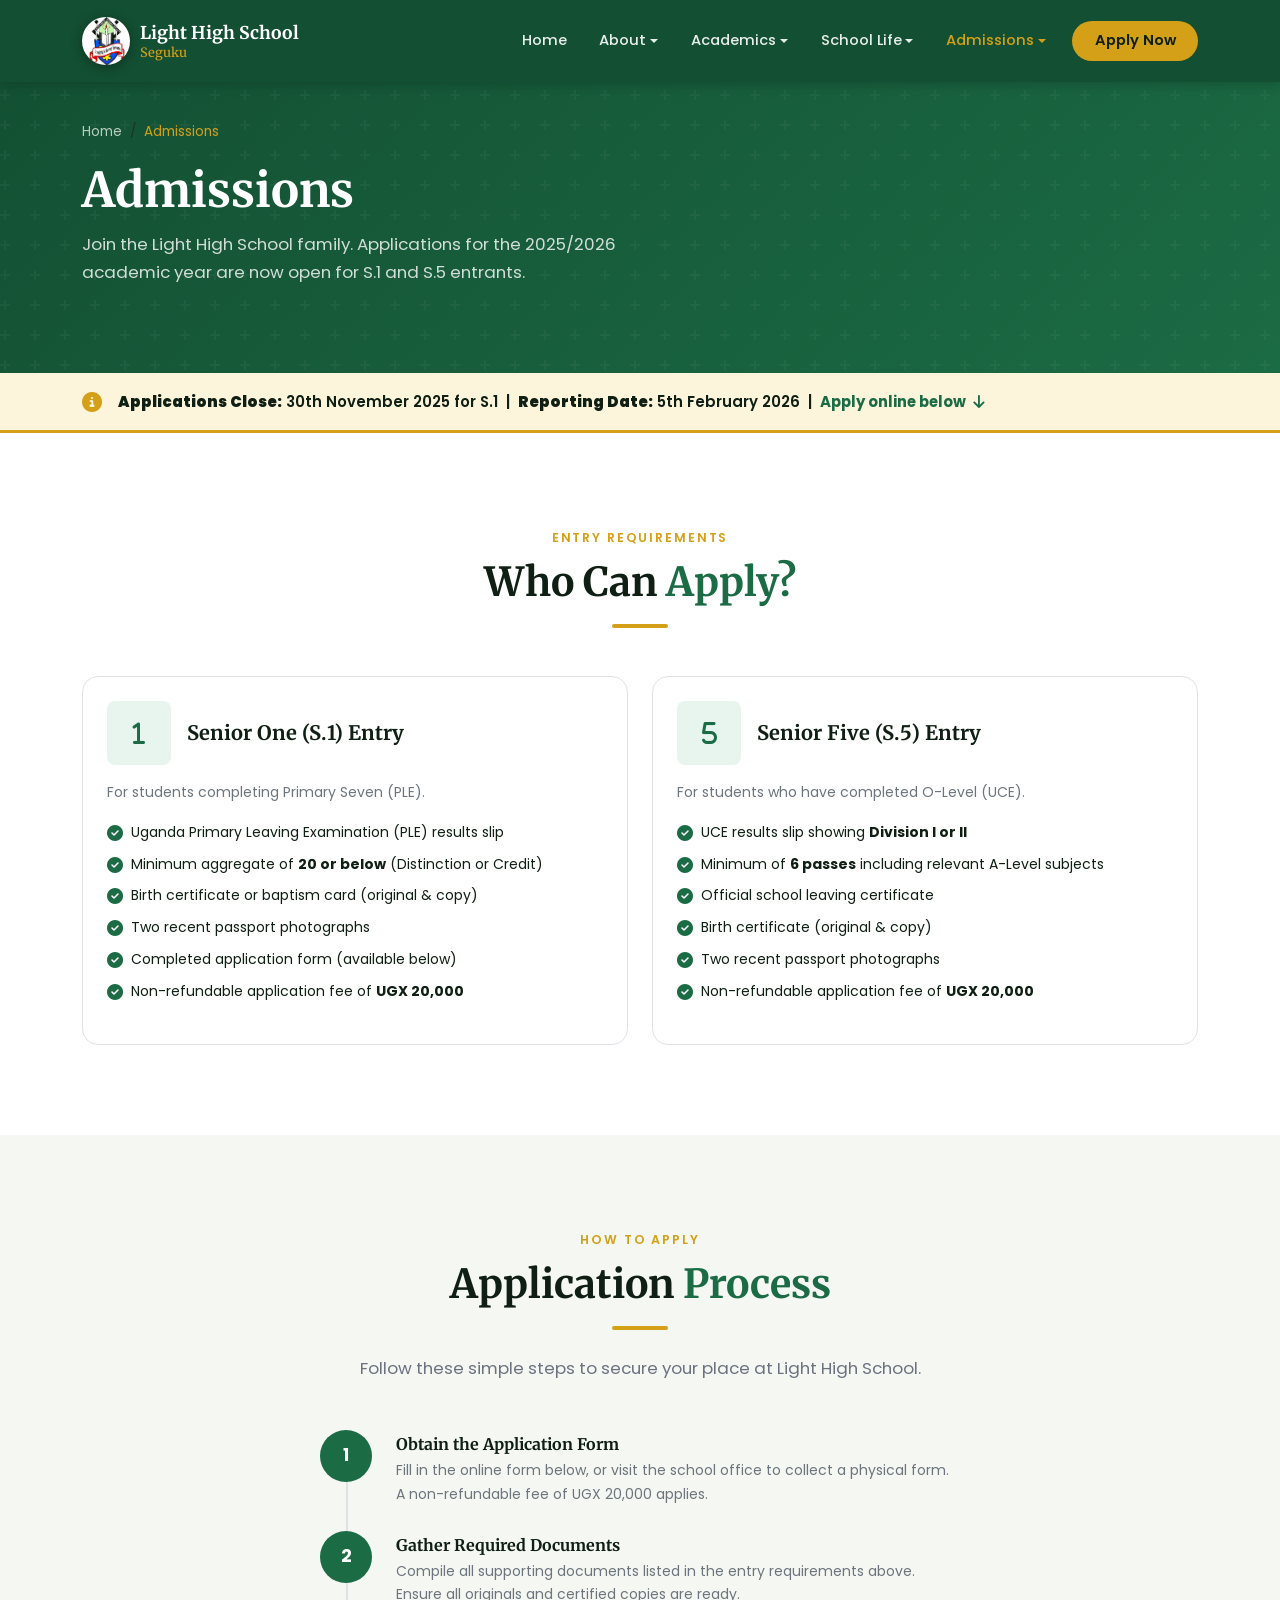
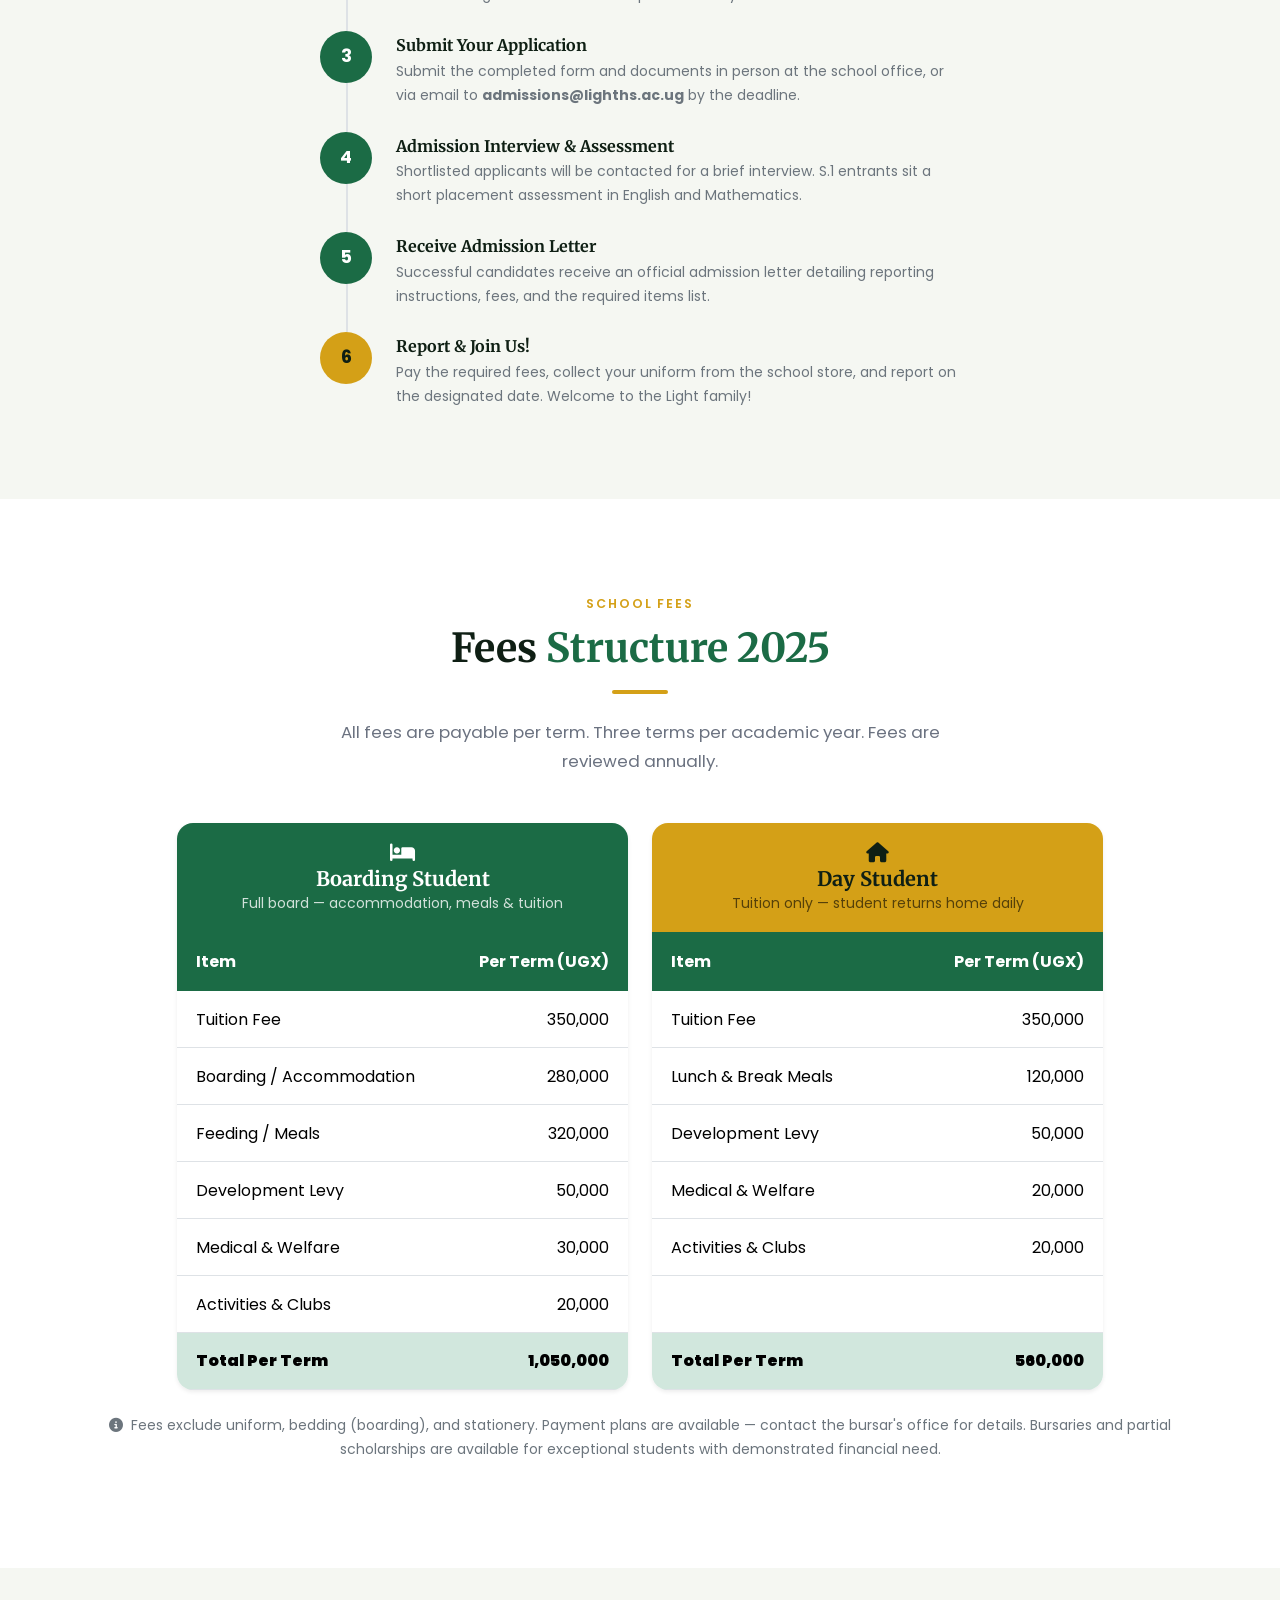
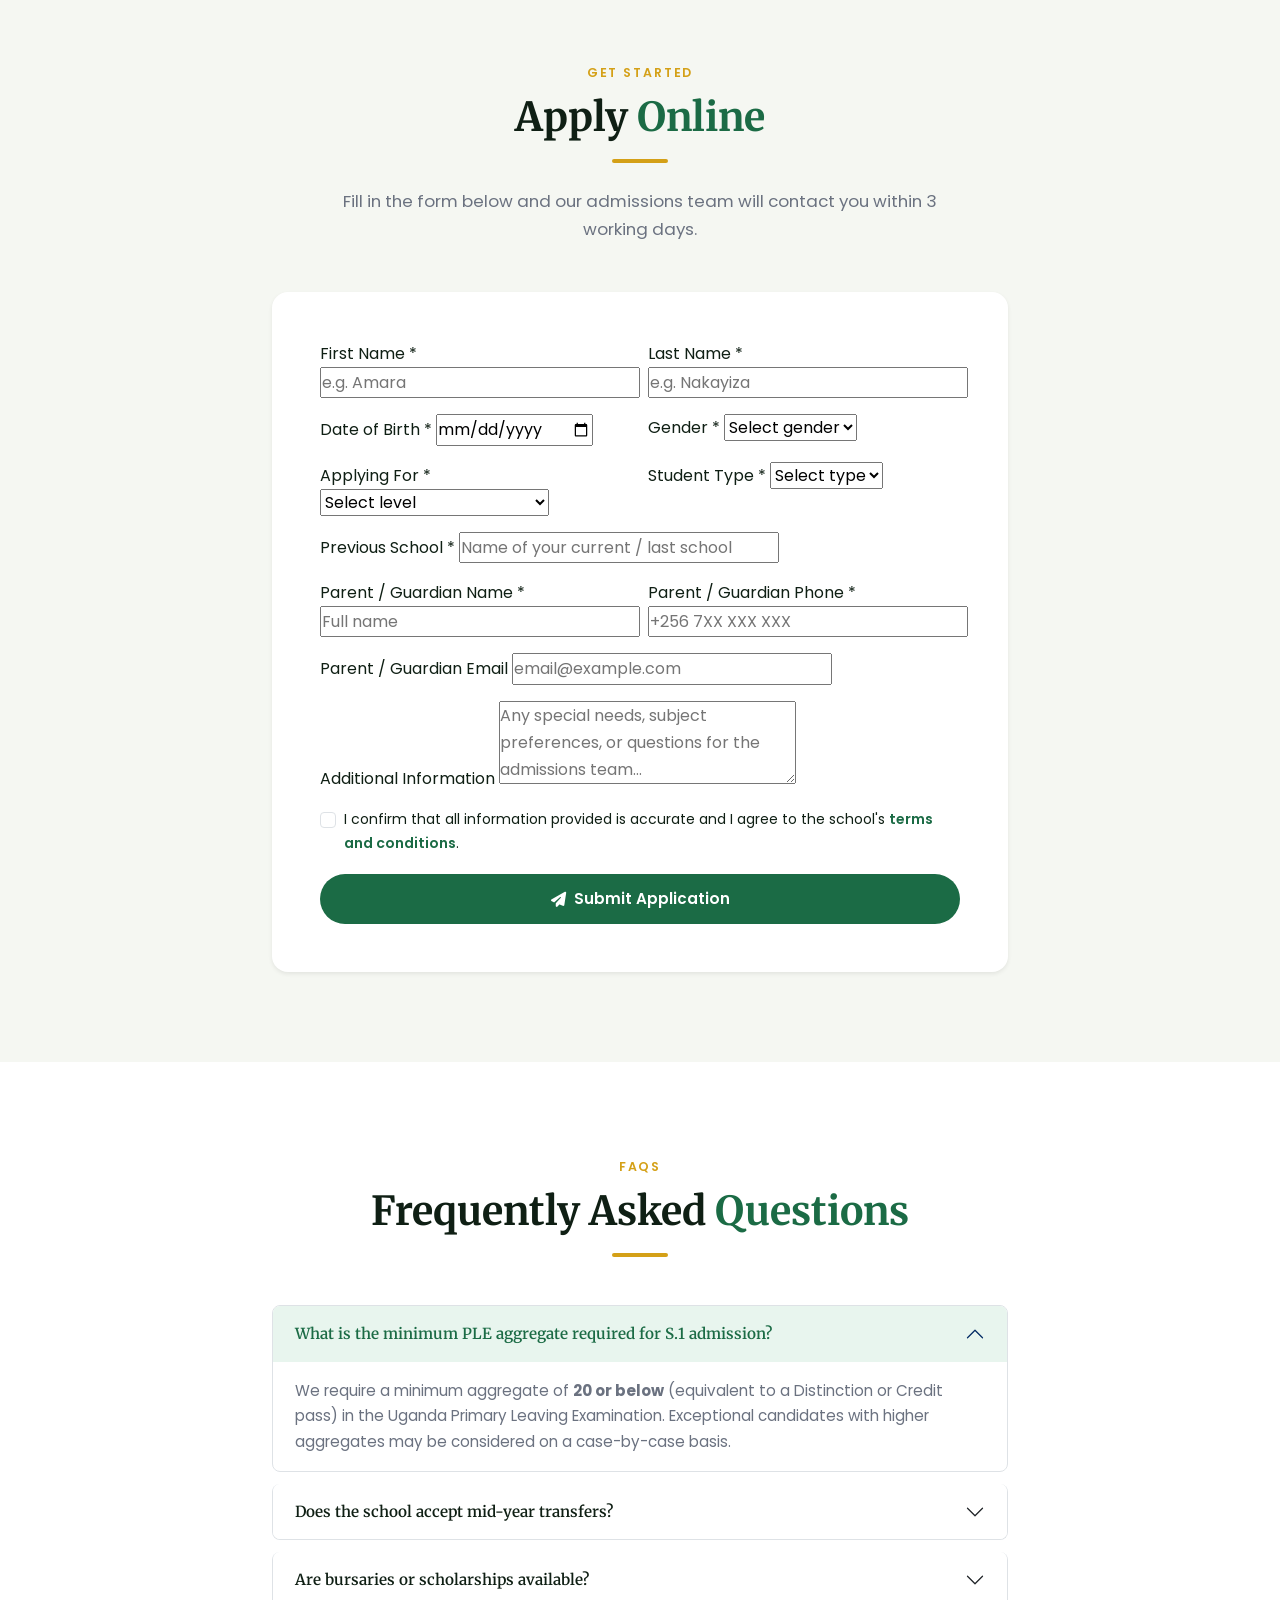
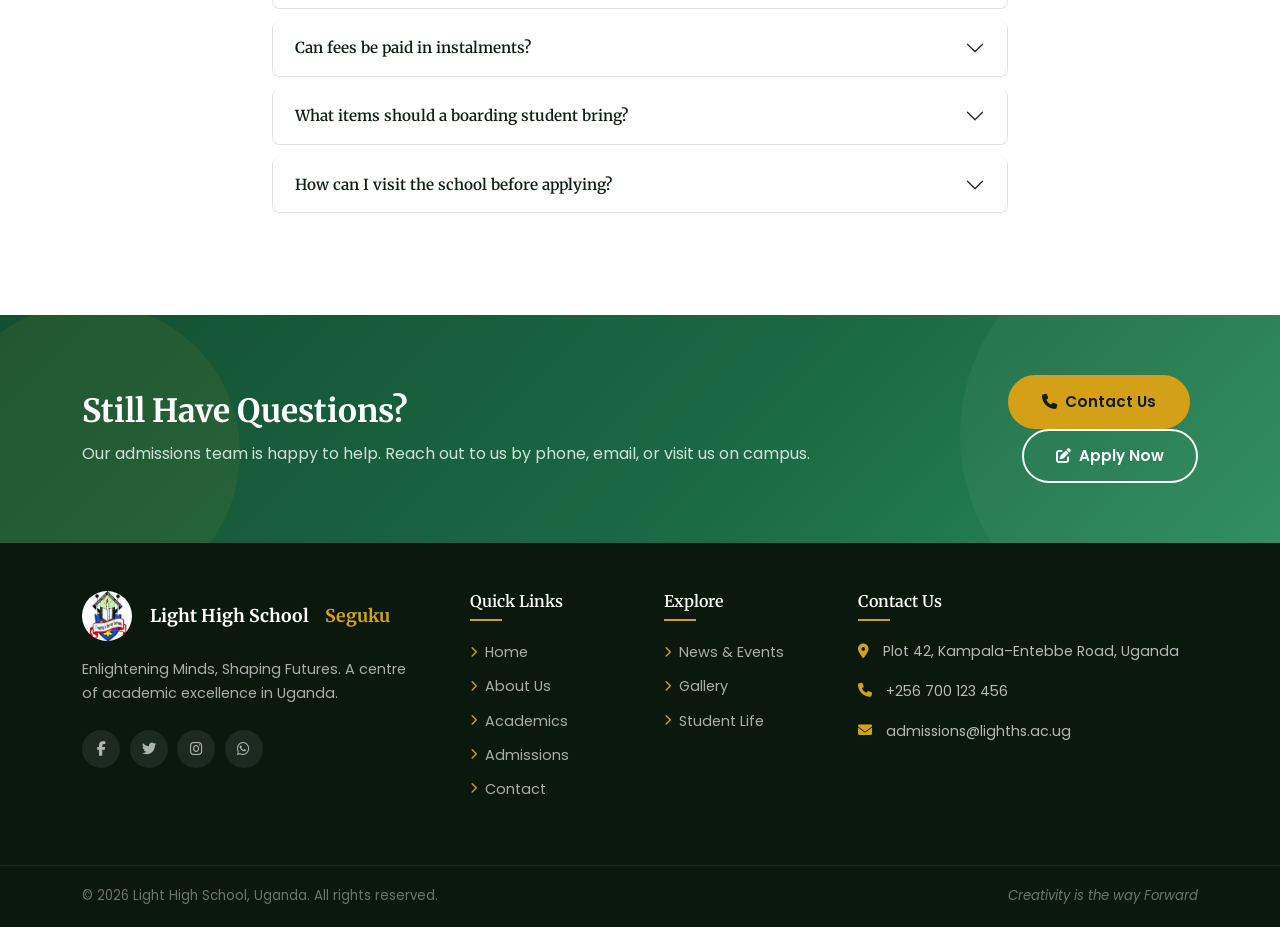
<file: admissions.html>
<!DOCTYPE html>
<html lang="en">
<head>
  <meta charset="UTF-8" />
  <meta name="viewport" content="width=device-width, initial-scale=1.0" />
  <meta name="description" content="Admissions at Light High School Uganda — entry requirements, application process, fees structure, and frequently asked questions." />
  <title>Admissions | Light High School Uganda</title>

  <link rel="icon" type="image/jpeg" href="images/logo.jpeg" />
  <link rel="preconnect" href="https://fonts.googleapis.com" />
  <link rel="preconnect" href="https://fonts.gstatic.com" crossorigin />
  <link href="https://fonts.googleapis.com/css2?family=Merriweather:wght@400;700;900&family=Poppins:wght@300;400;500;600;700&display=swap" rel="stylesheet" />
  <link href="https://cdn.jsdelivr.net/npm/bootstrap@5.3.3/dist/css/bootstrap.min.css" rel="stylesheet" />
  <link href="https://cdnjs.cloudflare.com/ajax/libs/font-awesome/6.5.1/css/all.min.css" rel="stylesheet" />
  <link href="https://unpkg.com/aos@2.3.4/dist/aos.css" rel="stylesheet" />
  <link href="css/style.css" rel="stylesheet" />
</head>
<body>

  <div id="preloader">
    <div class="preloader-logo">
      <div class="preloader-spinner"></div>
      <p class="fw-semibold text-primary-custom mb-0">Light High School</p>
    </div>
  </div>

  <!-- NAVBAR -->
  <nav id="mainNav" class="navbar navbar-expand-lg fixed-top navbar-solid">
    <div class="container">
      <a class="navbar-brand" href="index.html">
        <img src="images/logo.jpeg" alt="Light High School Seguku" class="nav-logo" />
        <span class="brand-name">Light High School<span class="brand-sub">Seguku</span></span>
      </a>
      <button class="navbar-toggler border-0 p-1" type="button" data-bs-toggle="collapse" data-bs-target="#navbarNav" aria-label="Toggle navigation">
        <i class="fa-solid fa-bars"></i>
      </button>
      <div class="collapse navbar-collapse" id="navbarNav">
        <ul class="navbar-nav ms-auto align-items-lg-center gap-lg-1">
          <li class="nav-item"><a class="nav-link" href="index.html">Home</a></li>
          <li class="nav-item dropdown">
            <a class="nav-link dropdown-toggle" href="about.html" role="button" data-bs-toggle="dropdown" aria-expanded="false">About</a>
            <ul class="dropdown-menu">
              <li><a class="dropdown-item" href="about.html"><i class="fa-solid fa-school me-2 text-primary-custom"></i>Our School</a></li>
              <li><a class="dropdown-item" href="about.html"><i class="fa-solid fa-bullseye me-2 text-primary-custom"></i>Mission &amp; Vision</a></li>
              <li><a class="dropdown-item" href="about.html"><i class="fa-solid fa-users me-2 text-primary-custom"></i>Leadership</a></li>
              <li><a class="dropdown-item" href="about.html"><i class="fa-solid fa-building me-2 text-primary-custom"></i>Facilities</a></li>
            </ul>
          </li>
          <li class="nav-item dropdown">
            <a class="nav-link dropdown-toggle" href="academics.html" role="button" data-bs-toggle="dropdown" aria-expanded="false">Academics</a>
            <ul class="dropdown-menu">
              <li><a class="dropdown-item" href="academics.html"><i class="fa-solid fa-book-open me-2 text-primary-custom"></i>Overview</a></li>
              <li><a class="dropdown-item" href="academics.html"><i class="fa-solid fa-graduation-cap me-2 text-primary-custom"></i>O-Level (UCE)</a></li>
              <li><a class="dropdown-item" href="academics.html"><i class="fa-solid fa-graduation-cap me-2 text-primary-custom"></i>A-Level (UACE)</a></li>
              <li><a class="dropdown-item" href="academics.html"><i class="fa-solid fa-flask me-2 text-primary-custom"></i>Departments</a></li>
            </ul>
          </li>
          <li class="nav-item dropdown">
            <a class="nav-link dropdown-toggle" href="#" role="button" data-bs-toggle="dropdown" aria-expanded="false">School Life</a>
            <ul class="dropdown-menu">
              <li><a class="dropdown-item" href="news.html"><i class="fa-solid fa-newspaper me-2 text-primary-custom"></i>News &amp; Events</a></li>
              <li><a class="dropdown-item" href="gallery.html"><i class="fa-solid fa-images me-2 text-primary-custom"></i>Gallery</a></li>
              <li><a class="dropdown-item" href="student-life.html"><i class="fa-solid fa-heart me-2 text-primary-custom"></i>Student Life</a></li>
            </ul>
          </li>
          <li class="nav-item dropdown">
            <a class="nav-link dropdown-toggle" href="admissions.html" role="button" data-bs-toggle="dropdown" aria-expanded="false">Admissions</a>
            <ul class="dropdown-menu">
              <li><a class="dropdown-item" href="admissions.html"><i class="fa-solid fa-file-alt me-2 text-primary-custom"></i>How to Apply</a></li>
              <li><a class="dropdown-item" href="admissions.html"><i class="fa-solid fa-list-check me-2 text-primary-custom"></i>Requirements</a></li>
              <li><a class="dropdown-item" href="admissions.html"><i class="fa-solid fa-money-bill me-2 text-primary-custom"></i>Fees Structure</a></li>
              <li><hr class="dropdown-divider" /></li>
              <li><a class="dropdown-item" href="contact.html"><i class="fa-solid fa-envelope me-2 text-primary-custom"></i>Contact Us</a></li>
            </ul>
          </li>
          <li class="nav-item ms-lg-2">
            <a class="nav-link nav-btn" href="admissions.html">Apply Now</a>
          </li>
        </ul>
      </div>
    </div>
  </nav>

  <!-- PAGE HERO -->
  <section class="page-hero">
    <div class="container position-relative" style="z-index:1;">
      <nav aria-label="breadcrumb" class="mb-3">
        <ol class="breadcrumb mb-0">
          <li class="breadcrumb-item"><a href="index.html">Home</a></li>
          <li class="breadcrumb-item active">Admissions</li>
        </ol>
      </nav>
      <h1 class="text-white fw-bold mb-2" style="font-family:var(--ff-heading); font-size:clamp(2rem,5vw,3rem);">Admissions</h1>
      <p style="color:rgba(255,255,255,.8); max-width:580px; font-size:1.05rem;">
        Join the Light High School family. Applications for the 2025/2026 academic year are now open for S.1 and S.5 entrants.
      </p>
    </div>
  </section>

  <!-- ===================== NOTICE BANNER ===================== -->
  <div style="background:var(--clr-gold-lt); border-bottom:3px solid var(--clr-gold);">
    <div class="container py-3 d-flex align-items-center gap-3 flex-wrap">
      <i class="fa-solid fa-circle-info fa-lg" style="color:var(--clr-gold);"></i>
      <p class="mb-0 fw-semibold" style="font-size:.93rem;">
        <strong>Applications Close:</strong> 30th November 2025 for S.1 &nbsp;|&nbsp;
        <strong>Reporting Date:</strong> 5th February 2026 &nbsp;|&nbsp;
        <a href="#apply-form" class="text-primary-custom fw-bold">Apply online below <i class="fa-solid fa-arrow-down ms-1"></i></a>
      </p>
    </div>
  </div>

  <!-- ===================== REQUIREMENTS ===================== -->
  <section class="section-pad bg-white">
    <div class="container">
      <div class="text-center mb-5" data-aos="fade-up">
        <span class="section-label">Entry Requirements</span>
        <h2 class="section-title">Who Can <span>Apply?</span></h2>
        <div class="divider divider-center"></div>
      </div>
      <div class="row g-4">
        <!-- S.1 Entry -->
        <div class="col-md-6" data-aos="fade-up">
          <div class="card-hover p-4 h-100">
            <div class="d-flex align-items-center gap-3 mb-3">
              <div class="icon-box"><i class="fa-solid fa-1"></i></div>
              <h5 class="fw-bold mb-0">Senior One (S.1) Entry</h5>
            </div>
            <p class="text-secondary small mb-3">For students completing Primary Seven (PLE).</p>
            <ul class="list-unstyled">
              <li class="d-flex gap-2 mb-2"><i class="fa-solid fa-circle-check text-primary-custom mt-1 flex-shrink-0"></i><span class="small">Uganda Primary Leaving Examination (PLE) results slip</span></li>
              <li class="d-flex gap-2 mb-2"><i class="fa-solid fa-circle-check text-primary-custom mt-1 flex-shrink-0"></i><span class="small">Minimum aggregate of <strong>20 or below</strong> (Distinction or Credit)</span></li>
              <li class="d-flex gap-2 mb-2"><i class="fa-solid fa-circle-check text-primary-custom mt-1 flex-shrink-0"></i><span class="small">Birth certificate or baptism card (original &amp; copy)</span></li>
              <li class="d-flex gap-2 mb-2"><i class="fa-solid fa-circle-check text-primary-custom mt-1 flex-shrink-0"></i><span class="small">Two recent passport photographs</span></li>
              <li class="d-flex gap-2 mb-2"><i class="fa-solid fa-circle-check text-primary-custom mt-1 flex-shrink-0"></i><span class="small">Completed application form (available below)</span></li>
              <li class="d-flex gap-2"><i class="fa-solid fa-circle-check text-primary-custom mt-1 flex-shrink-0"></i><span class="small">Non-refundable application fee of <strong>UGX 20,000</strong></span></li>
            </ul>
          </div>
        </div>
        <!-- S.5 Entry -->
        <div class="col-md-6" data-aos="fade-up" data-aos-delay="100">
          <div class="card-hover p-4 h-100">
            <div class="d-flex align-items-center gap-3 mb-3">
              <div class="icon-box"><i class="fa-solid fa-5"></i></div>
              <h5 class="fw-bold mb-0">Senior Five (S.5) Entry</h5>
            </div>
            <p class="text-secondary small mb-3">For students who have completed O-Level (UCE).</p>
            <ul class="list-unstyled">
              <li class="d-flex gap-2 mb-2"><i class="fa-solid fa-circle-check text-primary-custom mt-1 flex-shrink-0"></i><span class="small">UCE results slip showing <strong>Division I or II</strong></span></li>
              <li class="d-flex gap-2 mb-2"><i class="fa-solid fa-circle-check text-primary-custom mt-1 flex-shrink-0"></i><span class="small">Minimum of <strong>6 passes</strong> including relevant A-Level subjects</span></li>
              <li class="d-flex gap-2 mb-2"><i class="fa-solid fa-circle-check text-primary-custom mt-1 flex-shrink-0"></i><span class="small">Official school leaving certificate</span></li>
              <li class="d-flex gap-2 mb-2"><i class="fa-solid fa-circle-check text-primary-custom mt-1 flex-shrink-0"></i><span class="small">Birth certificate (original &amp; copy)</span></li>
              <li class="d-flex gap-2 mb-2"><i class="fa-solid fa-circle-check text-primary-custom mt-1 flex-shrink-0"></i><span class="small">Two recent passport photographs</span></li>
              <li class="d-flex gap-2"><i class="fa-solid fa-circle-check text-primary-custom mt-1 flex-shrink-0"></i><span class="small">Non-refundable application fee of <strong>UGX 20,000</strong></span></li>
            </ul>
          </div>
        </div>
      </div>
    </div>
  </section>

  <!-- ===================== APPLICATION PROCESS ===================== -->
  <section class="section-pad bg-light-custom">
    <div class="container">
      <div class="text-center mb-5" data-aos="fade-up">
        <span class="section-label">How to Apply</span>
        <h2 class="section-title">Application <span>Process</span></h2>
        <div class="divider divider-center"></div>
        <p class="section-subtitle mx-auto">Follow these simple steps to secure your place at Light High School.</p>
      </div>
      <div class="row justify-content-center">
        <div class="col-lg-7">
          <!-- Step 1 -->
          <div class="step-item mb-4" data-aos="fade-up">
            <div>
              <div class="step-number">1</div>
              <div class="step-connector"></div>
            </div>
            <div class="pt-1">
              <h6 class="fw-bold mb-1">Obtain the Application Form</h6>
              <p class="text-secondary small mb-0">Fill in the online form below, or visit the school office to collect a physical form. A non-refundable fee of UGX 20,000 applies.</p>
            </div>
          </div>
          <!-- Step 2 -->
          <div class="step-item mb-4" data-aos="fade-up" data-aos-delay="80">
            <div>
              <div class="step-number">2</div>
              <div class="step-connector"></div>
            </div>
            <div class="pt-1">
              <h6 class="fw-bold mb-1">Gather Required Documents</h6>
              <p class="text-secondary small mb-0">Compile all supporting documents listed in the entry requirements above. Ensure all originals and certified copies are ready.</p>
            </div>
          </div>
          <!-- Step 3 -->
          <div class="step-item mb-4" data-aos="fade-up" data-aos-delay="160">
            <div>
              <div class="step-number">3</div>
              <div class="step-connector"></div>
            </div>
            <div class="pt-1">
              <h6 class="fw-bold mb-1">Submit Your Application</h6>
              <p class="text-secondary small mb-0">Submit the completed form and documents in person at the school office, or via email to <strong>admissions@lighths.ac.ug</strong> by the deadline.</p>
            </div>
          </div>
          <!-- Step 4 -->
          <div class="step-item mb-4" data-aos="fade-up" data-aos-delay="240">
            <div>
              <div class="step-number">4</div>
              <div class="step-connector"></div>
            </div>
            <div class="pt-1">
              <h6 class="fw-bold mb-1">Admission Interview &amp; Assessment</h6>
              <p class="text-secondary small mb-0">Shortlisted applicants will be contacted for a brief interview. S.1 entrants sit a short placement assessment in English and Mathematics.</p>
            </div>
          </div>
          <!-- Step 5 -->
          <div class="step-item mb-4" data-aos="fade-up" data-aos-delay="320">
            <div>
              <div class="step-number">5</div>
              <div class="step-connector"></div>
            </div>
            <div class="pt-1">
              <h6 class="fw-bold mb-1">Receive Admission Letter</h6>
              <p class="text-secondary small mb-0">Successful candidates receive an official admission letter detailing reporting instructions, fees, and the required items list.</p>
            </div>
          </div>
          <!-- Step 6 -->
          <div class="step-item" data-aos="fade-up" data-aos-delay="400">
            <div>
              <div class="step-number" style="background:var(--clr-gold); color:var(--clr-dark);">6</div>
            </div>
            <div class="pt-1">
              <h6 class="fw-bold mb-1">Report &amp; Join Us!</h6>
              <p class="text-secondary small mb-0">Pay the required fees, collect your uniform from the school store, and report on the designated date. Welcome to the Light family!</p>
            </div>
          </div>
        </div>
      </div>
    </div>
  </section>

  <!-- ===================== FEES STRUCTURE ===================== -->
  <section class="section-pad bg-white">
    <div class="container">
      <div class="text-center mb-5" data-aos="fade-up">
        <span class="section-label">School Fees</span>
        <h2 class="section-title">Fees <span>Structure 2025</span></h2>
        <div class="divider divider-center"></div>
        <p class="section-subtitle mx-auto">All fees are payable per term. Three terms per academic year. Fees are reviewed annually.</p>
      </div>
      <div class="row g-4 justify-content-center">
        <!-- Boarding -->
        <div class="col-md-6 col-lg-5" data-aos="fade-up">
          <div class="card border-0 shadow-sm rounded-4 overflow-hidden">
            <div class="p-3 text-center text-white" style="background:var(--clr-primary);">
              <i class="fa-solid fa-bed fa-lg mb-2"></i>
              <h5 class="fw-bold mb-0">Boarding Student</h5>
              <p class="mb-0 small" style="color:rgba(255,255,255,.8);">Full board — accommodation, meals &amp; tuition</p>
            </div>
            <div class="p-0">
              <table class="table table-hover mb-0 fees-table">
                <thead>
                  <tr>
                    <th>Item</th>
                    <th class="text-end">Per Term (UGX)</th>
                  </tr>
                </thead>
                <tbody>
                  <tr><td>Tuition Fee</td><td class="text-end">350,000</td></tr>
                  <tr><td>Boarding / Accommodation</td><td class="text-end">280,000</td></tr>
                  <tr><td>Feeding / Meals</td><td class="text-end">320,000</td></tr>
                  <tr><td>Development Levy</td><td class="text-end">50,000</td></tr>
                  <tr><td>Medical &amp; Welfare</td><td class="text-end">30,000</td></tr>
                  <tr><td>Activities &amp; Clubs</td><td class="text-end">20,000</td></tr>
                  <tr class="fw-bold table-success">
                    <td><strong>Total Per Term</strong></td>
                    <td class="text-end"><strong>1,050,000</strong></td>
                  </tr>
                </tbody>
              </table>
            </div>
          </div>
        </div>
        <!-- Day -->
        <div class="col-md-6 col-lg-5" data-aos="fade-up" data-aos-delay="100">
          <div class="card border-0 shadow-sm rounded-4 overflow-hidden">
            <div class="p-3 text-center text-white" style="background:var(--clr-gold); color:var(--clr-dark) !important;">
              <i class="fa-solid fa-house fa-lg mb-2" style="color:var(--clr-dark);"></i>
              <h5 class="fw-bold mb-0" style="color:var(--clr-dark);">Day Student</h5>
              <p class="mb-0 small" style="color:rgba(0,0,0,.6);">Tuition only — student returns home daily</p>
            </div>
            <div class="p-0">
              <table class="table table-hover mb-0 fees-table">
                <thead>
                  <tr>
                    <th>Item</th>
                    <th class="text-end">Per Term (UGX)</th>
                  </tr>
                </thead>
                <tbody>
                  <tr><td>Tuition Fee</td><td class="text-end">350,000</td></tr>
                  <tr><td>Lunch &amp; Break Meals</td><td class="text-end">120,000</td></tr>
                  <tr><td>Development Levy</td><td class="text-end">50,000</td></tr>
                  <tr><td>Medical &amp; Welfare</td><td class="text-end">20,000</td></tr>
                  <tr><td>Activities &amp; Clubs</td><td class="text-end">20,000</td></tr>
                  <tr><td style="color:transparent;">—</td><td></td></tr>
                  <tr class="fw-bold table-success">
                    <td><strong>Total Per Term</strong></td>
                    <td class="text-end"><strong>560,000</strong></td>
                  </tr>
                </tbody>
              </table>
            </div>
          </div>
        </div>
      </div>
      <p class="text-center text-secondary small mt-4" data-aos="fade-up">
        <i class="fa-solid fa-circle-info me-1"></i>
        Fees exclude uniform, bedding (boarding), and stationery. Payment plans are available — contact the bursar's office for details.
        Bursaries and partial scholarships are available for exceptional students with demonstrated financial need.
      </p>
    </div>
  </section>

  <!-- ===================== ONLINE APPLICATION FORM ===================== -->
  <section class="section-pad bg-light-custom" id="apply-form">
    <div class="container">
      <div class="text-center mb-5" data-aos="fade-up">
        <span class="section-label">Get Started</span>
        <h2 class="section-title">Apply <span>Online</span></h2>
        <div class="divider divider-center"></div>
        <p class="section-subtitle mx-auto">Fill in the form below and our admissions team will contact you within 3 working days.</p>
      </div>
      <div class="row justify-content-center">
        <div class="col-lg-8" data-aos="fade-up">
          <div class="bg-white rounded-4 shadow-sm p-4 p-md-5">
            <form id="admissionsForm" novalidate>
              <div class="row g-3">
                <div class="col-md-6">
                  <label for="firstName">First Name *</label>
                  <input type="text" id="firstName" name="firstName" placeholder="e.g. Amara" required />
                </div>
                <div class="col-md-6">
                  <label for="lastName">Last Name *</label>
                  <input type="text" id="lastName" name="lastName" placeholder="e.g. Nakayiza" required />
                </div>
                <div class="col-md-6">
                  <label for="dob">Date of Birth *</label>
                  <input type="date" id="dob" name="dob" required />
                </div>
                <div class="col-md-6">
                  <label for="gender">Gender *</label>
                  <select id="gender" name="gender" required>
                    <option value="" disabled selected>Select gender</option>
                    <option>Male</option>
                    <option>Female</option>
                  </select>
                </div>
                <div class="col-md-6">
                  <label for="level">Applying For *</label>
                  <select id="level" name="level" required>
                    <option value="" disabled selected>Select level</option>
                    <option>Senior One (S.1) — O-Level</option>
                    <option>Senior Five (S.5) — A-Level</option>
                    <option>Mid-Year / Transfer</option>
                  </select>
                </div>
                <div class="col-md-6">
                  <label for="studentType">Student Type *</label>
                  <select id="studentType" name="studentType" required>
                    <option value="" disabled selected>Select type</option>
                    <option>Boarding</option>
                    <option>Day</option>
                  </select>
                </div>
                <div class="col-12">
                  <label for="prevSchool">Previous School *</label>
                  <input type="text" id="prevSchool" name="prevSchool" placeholder="Name of your current / last school" required />
                </div>
                <div class="col-md-6">
                  <label for="parentName">Parent / Guardian Name *</label>
                  <input type="text" id="parentName" name="parentName" placeholder="Full name" required />
                </div>
                <div class="col-md-6">
                  <label for="parentPhone">Parent / Guardian Phone *</label>
                  <input type="tel" id="parentPhone" name="parentPhone" placeholder="+256 7XX XXX XXX" required />
                </div>
                <div class="col-12">
                  <label for="parentEmail">Parent / Guardian Email</label>
                  <input type="email" id="parentEmail" name="parentEmail" placeholder="email@example.com" />
                </div>
                <div class="col-12">
                  <label for="message">Additional Information</label>
                  <textarea id="message" name="message" rows="3" placeholder="Any special needs, subject preferences, or questions for the admissions team…"></textarea>
                </div>
                <div class="col-12">
                  <div class="form-check">
                    <input class="form-check-input" type="checkbox" id="termsCheck" required />
                    <label class="form-check-label small" for="termsCheck">
                      I confirm that all information provided is accurate and I agree to the school's
                      <a href="#" class="text-primary-custom fw-semibold">terms and conditions</a>.
                    </label>
                  </div>
                </div>
                <div class="col-12">
                  <button type="submit" class="btn-primary-custom w-100 justify-content-center" style="border:none; cursor:pointer;">
                    <i class="fa-solid fa-paper-plane"></i> Submit Application
                  </button>
                </div>
              </div>
            </form>
          </div>
        </div>
      </div>
    </div>
  </section>

  <!-- ===================== FAQ ===================== -->
  <section class="section-pad bg-white">
    <div class="container">
      <div class="text-center mb-5" data-aos="fade-up">
        <span class="section-label">FAQs</span>
        <h2 class="section-title">Frequently Asked <span>Questions</span></h2>
        <div class="divider divider-center"></div>
      </div>
      <div class="row justify-content-center">
        <div class="col-lg-8" data-aos="fade-up">
          <div class="accordion" id="faqAccordion">

            <div class="accordion-item">
              <h2 class="accordion-header">
                <button class="accordion-button" type="button" data-bs-toggle="collapse" data-bs-target="#faq1">
                  What is the minimum PLE aggregate required for S.1 admission?
                </button>
              </h2>
              <div id="faq1" class="accordion-collapse collapse show" data-bs-parent="#faqAccordion">
                <div class="accordion-body">
                  We require a minimum aggregate of <strong>20 or below</strong> (equivalent to a Distinction or Credit pass) in the Uganda Primary Leaving Examination. Exceptional candidates with higher aggregates may be considered on a case-by-case basis.
                </div>
              </div>
            </div>

            <div class="accordion-item">
              <h2 class="accordion-header">
                <button class="accordion-button collapsed" type="button" data-bs-toggle="collapse" data-bs-target="#faq2">
                  Does the school accept mid-year transfers?
                </button>
              </h2>
              <div id="faq2" class="accordion-collapse collapse" data-bs-parent="#faqAccordion">
                <div class="accordion-body">
                  Yes. We accept mid-year transfers subject to available space. Transfer students must provide a leaving certificate from their previous school, academic transcripts, and a letter of good conduct from their previous headteacher.
                </div>
              </div>
            </div>

            <div class="accordion-item">
              <h2 class="accordion-header">
                <button class="accordion-button collapsed" type="button" data-bs-toggle="collapse" data-bs-target="#faq3">
                  Are bursaries or scholarships available?
                </button>
              </h2>
              <div id="faq3" class="accordion-collapse collapse" data-bs-parent="#faqAccordion">
                <div class="accordion-body">
                  Yes. Light High School offers a limited number of partial bursaries for academically outstanding students from financially disadvantaged backgrounds. Applications for bursaries are reviewed separately. Please contact the bursar's office for details and eligibility criteria.
                </div>
              </div>
            </div>

            <div class="accordion-item">
              <h2 class="accordion-header">
                <button class="accordion-button collapsed" type="button" data-bs-toggle="collapse" data-bs-target="#faq4">
                  Can fees be paid in instalments?
                </button>
              </h2>
              <div id="faq4" class="accordion-collapse collapse" data-bs-parent="#faqAccordion">
                <div class="accordion-body">
                  Yes. We understand that school fees can be a significant commitment for families. A structured payment plan is available — please discuss this with the bursar before the start of each term. At least 60% of the term's fees must be paid before a student reports.
                </div>
              </div>
            </div>

            <div class="accordion-item">
              <h2 class="accordion-header">
                <button class="accordion-button collapsed" type="button" data-bs-toggle="collapse" data-bs-target="#faq5">
                  What items should a boarding student bring?
                </button>
              </h2>
              <div id="faq5" class="accordion-collapse collapse" data-bs-parent="#faqAccordion">
                <div class="accordion-body">
                  A full items list is included with the admission letter. Essentials include: school uniform (purchased at school), bedding (mattress, sheets, blankets), toiletries, school shoes, and stationery. Electronic devices such as phones and tablets are not permitted in the dormitories.
                </div>
              </div>
            </div>

            <div class="accordion-item">
              <h2 class="accordion-header">
                <button class="accordion-button collapsed" type="button" data-bs-toggle="collapse" data-bs-target="#faq6">
                  How can I visit the school before applying?
                </button>
              </h2>
              <div id="faq6" class="accordion-collapse collapse" data-bs-parent="#faqAccordion">
                <div class="accordion-body">
                  We welcome prospective families to visit our campus. Open Days are held each term — check our latest announcements for dates. You can also arrange a private tour by calling <strong>+256 700 123 456</strong> or emailing <strong>admissions@lighths.ac.ug</strong> to book an appointment.
                </div>
              </div>
            </div>

          </div>
        </div>
      </div>
    </div>
  </section>

  <!-- CTA -->
  <section class="cta-banner section-pad-sm">
    <div class="container position-relative" style="z-index:1;">
      <div class="row align-items-center g-4">
        <div class="col-lg-8" data-aos="fade-right">
          <h2 class="text-white fw-bold mb-2" style="font-family:var(--ff-heading); font-size:clamp(1.5rem,3vw,2rem);">
            Still Have Questions?
          </h2>
          <p style="color:rgba(255,255,255,.8); margin:0;">
            Our admissions team is happy to help. Reach out to us by phone, email, or visit us on campus.
          </p>
        </div>
        <div class="col-lg-4 text-lg-end" data-aos="fade-left">
          <a href="contact.html" class="btn-gold me-2">
            <i class="fa-solid fa-phone"></i> Contact Us
          </a>
          <a href="#apply-form" class="btn-outline-custom mt-2 mt-sm-0">
            <i class="fa-solid fa-pen-to-square"></i> Apply Now
          </a>
        </div>
      </div>
    </div>
  </section>

  <!-- FOOTER -->
  <footer class="footer pt-5 pb-0">
    <div class="container">
      <div class="row g-5 pb-5">
        <div class="col-lg-4">
          <a href="index.html" class="navbar-brand mb-3 d-inline-flex text-white text-decoration-none" style="font-family:var(--ff-heading);">
            <img src="images/logo.jpeg" alt="Light High School Seguku" style="height:50px; width:auto; border-radius:50%;" class="me-2" />
            Light High School<span style="color:var(--clr-gold); margin-left:.3rem;">Seguku</span>
          </a>
          <p style="font-size:.9rem; color:rgba(255,255,255,.65);" class="mb-4">Enlightening Minds, Shaping Futures. A centre of academic excellence in Uganda.</p>
          <div class="social-links">
            <a href="#" class="social-link"><i class="fab fa-facebook-f"></i></a>
            <a href="#" class="social-link"><i class="fab fa-twitter"></i></a>
            <a href="#" class="social-link"><i class="fab fa-instagram"></i></a>
            <a href="#" class="social-link"><i class="fab fa-whatsapp"></i></a>
          </div>
        </div>
        <div class="col-6 col-lg-2">
          <h5>Quick Links</h5>
          <ul class="footer-links">
            <li><a href="index.html"><i class="fa-solid fa-chevron-right"></i>Home</a></li>
            <li><a href="about.html"><i class="fa-solid fa-chevron-right"></i>About Us</a></li>
            <li><a href="academics.html"><i class="fa-solid fa-chevron-right"></i>Academics</a></li>
            <li><a href="admissions.html"><i class="fa-solid fa-chevron-right"></i>Admissions</a></li>
            <li><a href="contact.html"><i class="fa-solid fa-chevron-right"></i>Contact</a></li>
          </ul>
        </div>
        <div class="col-6 col-lg-2">
          <h5>Explore</h5>
          <ul class="footer-links">
            <li><a href="news.html"><i class="fa-solid fa-chevron-right"></i>News &amp; Events</a></li>
            <li><a href="gallery.html"><i class="fa-solid fa-chevron-right"></i>Gallery</a></li>
            <li><a href="student-life.html"><i class="fa-solid fa-chevron-right"></i>Student Life</a></li>
          </ul>
        </div>
        <div class="col-lg-4">
          <h5>Contact Us</h5>
          <div class="footer-contact-item"><i class="fa-solid fa-location-dot"></i><span>Plot 42, Kampala–Entebbe Road, Uganda</span></div>
          <div class="footer-contact-item"><i class="fa-solid fa-phone"></i><span>+256 700 123 456</span></div>
          <div class="footer-contact-item"><i class="fa-solid fa-envelope"></i><span>admissions@lighths.ac.ug</span></div>
        </div>
      </div>
    </div>
    <div class="footer-bottom">
      <div class="container d-flex flex-column flex-md-row align-items-center justify-content-between gap-2">
        <p class="mb-0">&copy; <span class="current-year"></span> Light High School, Uganda. All rights reserved.</p>
        <p class="mb-0"><em>Creativity is the way Forward</em></p>
      </div>
    </div>
  </footer>

  <button id="backToTop" aria-label="Back to top"><i class="fa-solid fa-chevron-up"></i></button>

  <script src="https://cdn.jsdelivr.net/npm/bootstrap@5.3.3/dist/js/bootstrap.bundle.min.js"></script>
  <script src="https://unpkg.com/aos@2.3.4/dist/aos.js"></script>
  <script>AOS.init({ once: true, duration: 700, offset: 60 });</script>
  <script src="js/main.js"></script>
</body>
</html>
</file>
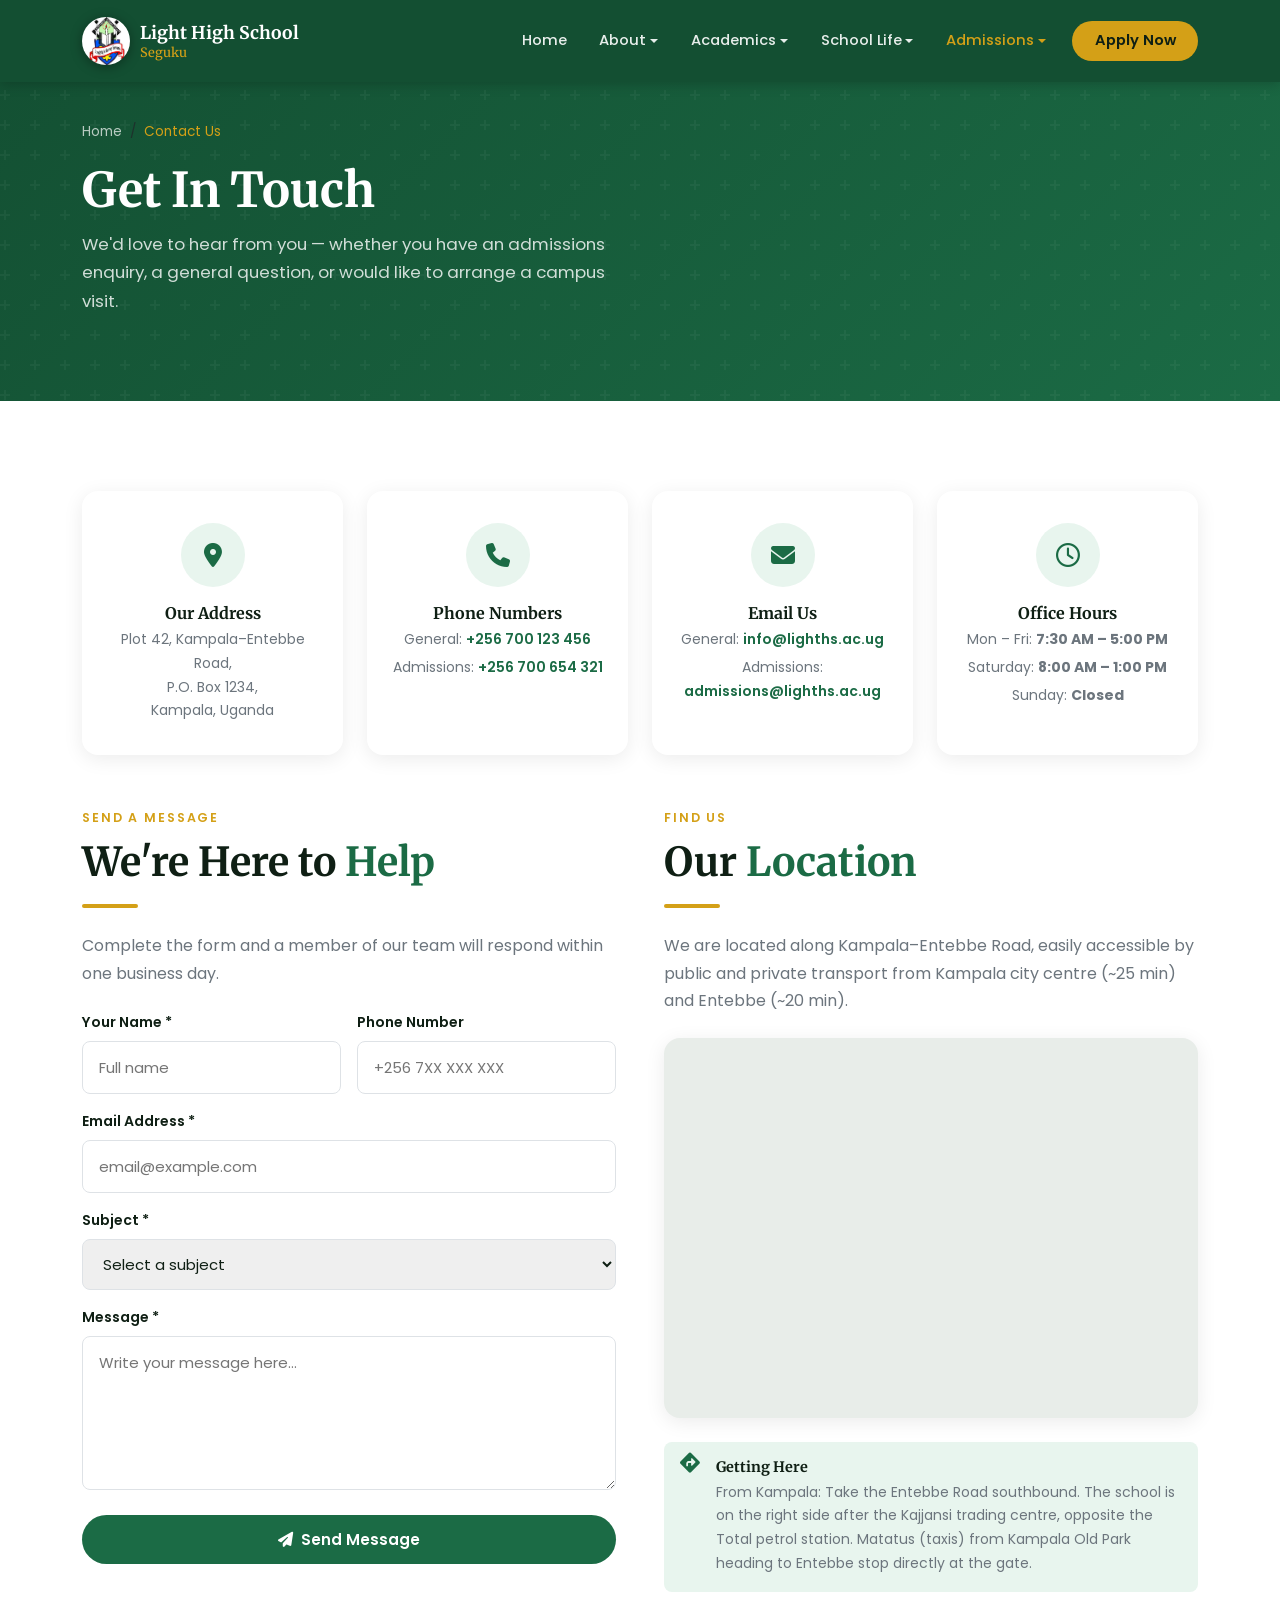
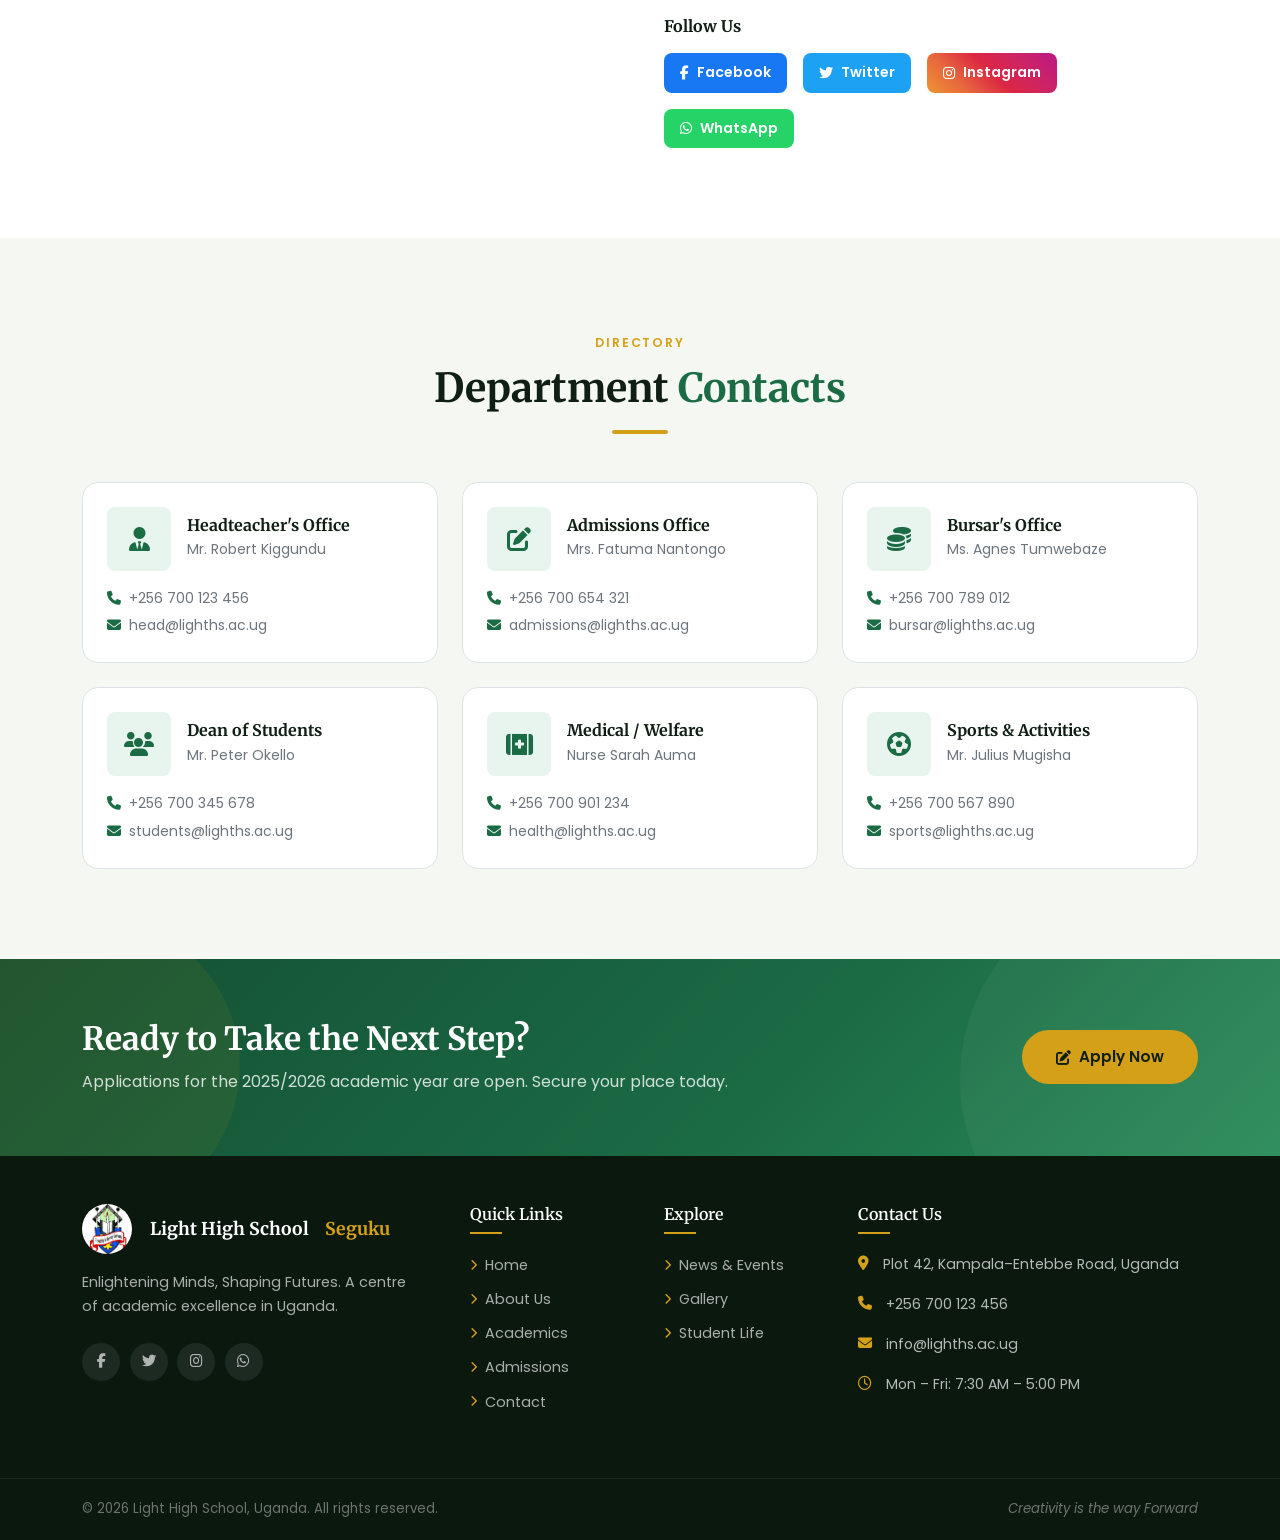
<file: contact.html>
<!DOCTYPE html>
<html lang="en">
<head>
  <meta charset="UTF-8" />
  <meta name="viewport" content="width=device-width, initial-scale=1.0" />
  <meta name="description" content="Contact Light High School Uganda — get directions, send a message, or call our admissions and general enquiries lines." />
  <title>Contact Us | Light High School Uganda</title>

  <link rel="icon" type="image/jpeg" href="images/logo.jpeg" />
  <link rel="preconnect" href="https://fonts.googleapis.com" />
  <link rel="preconnect" href="https://fonts.gstatic.com" crossorigin />
  <link href="https://fonts.googleapis.com/css2?family=Merriweather:wght@400;700;900&family=Poppins:wght@300;400;500;600;700&display=swap" rel="stylesheet" />
  <link href="https://cdn.jsdelivr.net/npm/bootstrap@5.3.3/dist/css/bootstrap.min.css" rel="stylesheet" />
  <link href="https://cdnjs.cloudflare.com/ajax/libs/font-awesome/6.5.1/css/all.min.css" rel="stylesheet" />
  <link href="https://unpkg.com/aos@2.3.4/dist/aos.css" rel="stylesheet" />
  <link href="css/style.css" rel="stylesheet" />
</head>
<body>

  <div id="preloader">
    <div class="preloader-logo">
      <div class="preloader-spinner"></div>
      <p class="fw-semibold text-primary-custom mb-0">Light High School</p>
    </div>
  </div>

  <!-- NAVBAR -->
  <nav id="mainNav" class="navbar navbar-expand-lg fixed-top navbar-solid">
    <div class="container">
      <a class="navbar-brand" href="index.html">
        <img src="images/logo.jpeg" alt="Light High School Seguku" class="nav-logo" />
        <span class="brand-name">Light High School<span class="brand-sub">Seguku</span></span>
      </a>
      <button class="navbar-toggler border-0 p-1" type="button" data-bs-toggle="collapse" data-bs-target="#navbarNav" aria-label="Toggle navigation">
        <i class="fa-solid fa-bars"></i>
      </button>
      <div class="collapse navbar-collapse" id="navbarNav">
        <ul class="navbar-nav ms-auto align-items-lg-center gap-lg-1">
          <li class="nav-item"><a class="nav-link" href="index.html">Home</a></li>
          <li class="nav-item dropdown">
            <a class="nav-link dropdown-toggle" href="about.html" role="button" data-bs-toggle="dropdown" aria-expanded="false">About</a>
            <ul class="dropdown-menu">
              <li><a class="dropdown-item" href="about.html"><i class="fa-solid fa-school me-2 text-primary-custom"></i>Our School</a></li>
              <li><a class="dropdown-item" href="about.html"><i class="fa-solid fa-bullseye me-2 text-primary-custom"></i>Mission &amp; Vision</a></li>
              <li><a class="dropdown-item" href="about.html"><i class="fa-solid fa-users me-2 text-primary-custom"></i>Leadership</a></li>
              <li><a class="dropdown-item" href="about.html"><i class="fa-solid fa-building me-2 text-primary-custom"></i>Facilities</a></li>
            </ul>
          </li>
          <li class="nav-item dropdown">
            <a class="nav-link dropdown-toggle" href="academics.html" role="button" data-bs-toggle="dropdown" aria-expanded="false">Academics</a>
            <ul class="dropdown-menu">
              <li><a class="dropdown-item" href="academics.html"><i class="fa-solid fa-book-open me-2 text-primary-custom"></i>Overview</a></li>
              <li><a class="dropdown-item" href="academics.html"><i class="fa-solid fa-graduation-cap me-2 text-primary-custom"></i>O-Level (UCE)</a></li>
              <li><a class="dropdown-item" href="academics.html"><i class="fa-solid fa-graduation-cap me-2 text-primary-custom"></i>A-Level (UACE)</a></li>
              <li><a class="dropdown-item" href="academics.html"><i class="fa-solid fa-flask me-2 text-primary-custom"></i>Departments</a></li>
            </ul>
          </li>
          <li class="nav-item dropdown">
            <a class="nav-link dropdown-toggle" href="#" role="button" data-bs-toggle="dropdown" aria-expanded="false">School Life</a>
            <ul class="dropdown-menu">
              <li><a class="dropdown-item" href="news.html"><i class="fa-solid fa-newspaper me-2 text-primary-custom"></i>News &amp; Events</a></li>
              <li><a class="dropdown-item" href="gallery.html"><i class="fa-solid fa-images me-2 text-primary-custom"></i>Gallery</a></li>
              <li><a class="dropdown-item" href="student-life.html"><i class="fa-solid fa-heart me-2 text-primary-custom"></i>Student Life</a></li>
            </ul>
          </li>
          <li class="nav-item dropdown">
            <a class="nav-link dropdown-toggle" href="admissions.html" role="button" data-bs-toggle="dropdown" aria-expanded="false">Admissions</a>
            <ul class="dropdown-menu">
              <li><a class="dropdown-item" href="admissions.html"><i class="fa-solid fa-file-alt me-2 text-primary-custom"></i>How to Apply</a></li>
              <li><a class="dropdown-item" href="admissions.html"><i class="fa-solid fa-list-check me-2 text-primary-custom"></i>Requirements</a></li>
              <li><a class="dropdown-item" href="admissions.html"><i class="fa-solid fa-money-bill me-2 text-primary-custom"></i>Fees Structure</a></li>
              <li><hr class="dropdown-divider" /></li>
              <li><a class="dropdown-item" href="contact.html"><i class="fa-solid fa-envelope me-2 text-primary-custom"></i>Contact Us</a></li>
            </ul>
          </li>
          <li class="nav-item ms-lg-2">
            <a class="nav-link nav-btn" href="admissions.html">Apply Now</a>
          </li>
        </ul>
      </div>
    </div>
  </nav>

  <!-- PAGE HERO -->
  <section class="page-hero">
    <div class="container position-relative" style="z-index:1;">
      <nav aria-label="breadcrumb" class="mb-3">
        <ol class="breadcrumb mb-0">
          <li class="breadcrumb-item"><a href="index.html">Home</a></li>
          <li class="breadcrumb-item active">Contact Us</li>
        </ol>
      </nav>
      <h1 class="text-white fw-bold mb-2" style="font-family:var(--ff-heading); font-size:clamp(2rem,5vw,3rem);">Get In Touch</h1>
      <p style="color:rgba(255,255,255,.8); max-width:560px; font-size:1.05rem;">
        We'd love to hear from you — whether you have an admissions enquiry, a general question, or would like to arrange a campus visit.
      </p>
    </div>
  </section>

  <!-- ===================== CONTACT CARDS ===================== -->
  <section class="section-pad bg-white">
    <div class="container">
      <div class="row g-4 mb-5">
        <div class="col-sm-6 col-lg-3" data-aos="fade-up" data-aos-delay="0">
          <div class="contact-card">
            <div class="contact-icon"><i class="fa-solid fa-location-dot"></i></div>
            <h6 class="fw-bold mb-1">Our Address</h6>
            <p class="text-secondary small mb-0">Plot 42, Kampala–Entebbe Road,<br />P.O. Box 1234,<br />Kampala, Uganda</p>
          </div>
        </div>
        <div class="col-sm-6 col-lg-3" data-aos="fade-up" data-aos-delay="80">
          <div class="contact-card">
            <div class="contact-icon"><i class="fa-solid fa-phone"></i></div>
            <h6 class="fw-bold mb-1">Phone Numbers</h6>
            <p class="text-secondary small mb-1">General: <a href="tel:+256700123456" class="text-primary-custom fw-semibold">+256 700 123 456</a></p>
            <p class="text-secondary small mb-0">Admissions: <a href="tel:+256700654321" class="text-primary-custom fw-semibold">+256 700 654 321</a></p>
          </div>
        </div>
        <div class="col-sm-6 col-lg-3" data-aos="fade-up" data-aos-delay="160">
          <div class="contact-card">
            <div class="contact-icon"><i class="fa-solid fa-envelope"></i></div>
            <h6 class="fw-bold mb-1">Email Us</h6>
            <p class="text-secondary small mb-1">General: <a href="mailto:info@lighths.ac.ug" class="text-primary-custom fw-semibold">info@lighths.ac.ug</a></p>
            <p class="text-secondary small mb-0">Admissions: <a href="mailto:admissions@lighths.ac.ug" class="text-primary-custom fw-semibold">admissions@lighths.ac.ug</a></p>
          </div>
        </div>
        <div class="col-sm-6 col-lg-3" data-aos="fade-up" data-aos-delay="240">
          <div class="contact-card">
            <div class="contact-icon"><i class="fa-regular fa-clock"></i></div>
            <h6 class="fw-bold mb-1">Office Hours</h6>
            <p class="text-secondary small mb-1">Mon – Fri: <strong>7:30 AM – 5:00 PM</strong></p>
            <p class="text-secondary small mb-1">Saturday: <strong>8:00 AM – 1:00 PM</strong></p>
            <p class="text-secondary small mb-0">Sunday: <strong>Closed</strong></p>
          </div>
        </div>
      </div>

      <!-- ===================== FORM + MAP ===================== -->
      <div class="row g-5">
        <!-- Form -->
        <div class="col-lg-6" data-aos="fade-right">
          <span class="section-label">Send a Message</span>
          <h2 class="section-title mb-1">We're Here to <span>Help</span></h2>
          <div class="divider"></div>
          <p class="text-secondary mb-4">
            Complete the form and a member of our team will respond within one business day.
          </p>
          <form id="contactForm" class="contact-form" novalidate>
            <div class="row g-3">
              <div class="col-md-6">
                <label for="contactName">Your Name *</label>
                <input type="text" id="contactName" name="name" placeholder="Full name" required />
              </div>
              <div class="col-md-6">
                <label for="contactPhone">Phone Number</label>
                <input type="tel" id="contactPhone" name="phone" placeholder="+256 7XX XXX XXX" />
              </div>
              <div class="col-12">
                <label for="contactEmail">Email Address *</label>
                <input type="email" id="contactEmail" name="email" placeholder="email@example.com" required />
              </div>
              <div class="col-12">
                <label for="contactSubject">Subject *</label>
                <select id="contactSubject" name="subject" required>
                  <option value="" disabled selected>Select a subject</option>
                  <option>Admissions Enquiry</option>
                  <option>Fees &amp; Payments</option>
                  <option>Academic Information</option>
                  <option>Campus Visit / Open Day</option>
                  <option>General Enquiry</option>
                  <option>Other</option>
                </select>
              </div>
              <div class="col-12">
                <label for="contactMessage">Message *</label>
                <textarea id="contactMessage" name="message" rows="5" placeholder="Write your message here…" required></textarea>
              </div>
              <div class="col-12">
                <button type="submit" class="btn-primary-custom" style="border:none; cursor:pointer; width:100%; justify-content:center;">
                  <i class="fa-solid fa-paper-plane"></i> Send Message
                </button>
              </div>
            </div>
          </form>
        </div>

        <!-- Map + Social -->
        <div class="col-lg-6" data-aos="fade-left">
          <span class="section-label">Find Us</span>
          <h2 class="section-title mb-1">Our <span>Location</span></h2>
          <div class="divider"></div>
          <p class="text-secondary mb-4">
            We are located along Kampala–Entebbe Road, easily accessible by public and private transport from Kampala city centre (~25 min) and Entebbe (~20 min).
          </p>

          <!-- Map embed (OpenStreetMap — no API key needed) -->
          <div class="map-wrapper mb-4">
            <iframe
              src="https://www.openstreetmap.org/export/embed.html?bbox=32.55%2C0.29%2C32.65%2C0.37&layer=mapnik&marker=0.33%2C32.60"
              title="Light High School Location"
              loading="lazy"
              allowfullscreen>
            </iframe>
          </div>

          <!-- Directions -->
          <div class="d-flex gap-3 align-items-start mb-4 p-3 rounded-3" style="background:var(--clr-primary-lt);">
            <i class="fa-solid fa-diamond-turn-right fa-lg text-primary-custom mt-1 flex-shrink-0"></i>
            <div>
              <h6 class="fw-bold mb-1" style="font-size:.9rem;">Getting Here</h6>
              <p class="text-secondary small mb-0">
                From Kampala: Take the Entebbe Road southbound. The school is on the right side after the Kajjansi trading centre, opposite the Total petrol station.
                Matatus (taxis) from Kampala Old Park heading to Entebbe stop directly at the gate.
              </p>
            </div>
          </div>

          <!-- Social media -->
          <h6 class="fw-bold mb-3">Follow Us</h6>
          <div class="d-flex gap-3 flex-wrap">
            <a href="#" class="d-flex align-items-center gap-2 px-3 py-2 rounded-3 text-decoration-none fw-semibold" style="background:#1877f2; color:#fff; font-size:.88rem;">
              <i class="fab fa-facebook-f"></i> Facebook
            </a>
            <a href="#" class="d-flex align-items-center gap-2 px-3 py-2 rounded-3 text-decoration-none fw-semibold" style="background:#1da1f2; color:#fff; font-size:.88rem;">
              <i class="fab fa-twitter"></i> Twitter
            </a>
            <a href="#" class="d-flex align-items-center gap-2 px-3 py-2 rounded-3 text-decoration-none fw-semibold" style="background:linear-gradient(45deg,#f09433,#e6683c,#dc2743,#cc2366,#bc1888); color:#fff; font-size:.88rem;">
              <i class="fab fa-instagram"></i> Instagram
            </a>
            <a href="#" class="d-flex align-items-center gap-2 px-3 py-2 rounded-3 text-decoration-none fw-semibold" style="background:#25d366; color:#fff; font-size:.88rem;">
              <i class="fab fa-whatsapp"></i> WhatsApp
            </a>
          </div>
        </div>
      </div>
    </div>
  </section>

  <!-- ===================== DEPARTMENTS DIRECTORY ===================== -->
  <section class="section-pad bg-light-custom">
    <div class="container">
      <div class="text-center mb-5" data-aos="fade-up">
        <span class="section-label">Directory</span>
        <h2 class="section-title">Department <span>Contacts</span></h2>
        <div class="divider divider-center"></div>
      </div>
      <div class="row g-4">
        <div class="col-md-6 col-lg-4" data-aos="fade-up" data-aos-delay="0">
          <div class="card-hover p-4 h-100">
            <div class="d-flex gap-3 align-items-center mb-3">
              <div class="icon-box flex-shrink-0"><i class="fa-solid fa-user-tie"></i></div>
              <div>
                <h6 class="fw-bold mb-0">Headteacher's Office</h6>
                <small class="text-secondary">Mr. Robert Kiggundu</small>
              </div>
            </div>
            <p class="text-secondary small mb-1"><i class="fa-solid fa-phone me-2 text-primary-custom"></i>+256 700 123 456</p>
            <p class="text-secondary small mb-0"><i class="fa-solid fa-envelope me-2 text-primary-custom"></i>head@lighths.ac.ug</p>
          </div>
        </div>
        <div class="col-md-6 col-lg-4" data-aos="fade-up" data-aos-delay="60">
          <div class="card-hover p-4 h-100">
            <div class="d-flex gap-3 align-items-center mb-3">
              <div class="icon-box flex-shrink-0"><i class="fa-solid fa-pen-to-square"></i></div>
              <div>
                <h6 class="fw-bold mb-0">Admissions Office</h6>
                <small class="text-secondary">Mrs. Fatuma Nantongo</small>
              </div>
            </div>
            <p class="text-secondary small mb-1"><i class="fa-solid fa-phone me-2 text-primary-custom"></i>+256 700 654 321</p>
            <p class="text-secondary small mb-0"><i class="fa-solid fa-envelope me-2 text-primary-custom"></i>admissions@lighths.ac.ug</p>
          </div>
        </div>
        <div class="col-md-6 col-lg-4" data-aos="fade-up" data-aos-delay="120">
          <div class="card-hover p-4 h-100">
            <div class="d-flex gap-3 align-items-center mb-3">
              <div class="icon-box flex-shrink-0"><i class="fa-solid fa-coins"></i></div>
              <div>
                <h6 class="fw-bold mb-0">Bursar's Office</h6>
                <small class="text-secondary">Ms. Agnes Tumwebaze</small>
              </div>
            </div>
            <p class="text-secondary small mb-1"><i class="fa-solid fa-phone me-2 text-primary-custom"></i>+256 700 789 012</p>
            <p class="text-secondary small mb-0"><i class="fa-solid fa-envelope me-2 text-primary-custom"></i>bursar@lighths.ac.ug</p>
          </div>
        </div>
        <div class="col-md-6 col-lg-4" data-aos="fade-up" data-aos-delay="0">
          <div class="card-hover p-4 h-100">
            <div class="d-flex gap-3 align-items-center mb-3">
              <div class="icon-box flex-shrink-0"><i class="fa-solid fa-users"></i></div>
              <div>
                <h6 class="fw-bold mb-0">Dean of Students</h6>
                <small class="text-secondary">Mr. Peter Okello</small>
              </div>
            </div>
            <p class="text-secondary small mb-1"><i class="fa-solid fa-phone me-2 text-primary-custom"></i>+256 700 345 678</p>
            <p class="text-secondary small mb-0"><i class="fa-solid fa-envelope me-2 text-primary-custom"></i>students@lighths.ac.ug</p>
          </div>
        </div>
        <div class="col-md-6 col-lg-4" data-aos="fade-up" data-aos-delay="60">
          <div class="card-hover p-4 h-100">
            <div class="d-flex gap-3 align-items-center mb-3">
              <div class="icon-box flex-shrink-0"><i class="fa-solid fa-kit-medical"></i></div>
              <div>
                <h6 class="fw-bold mb-0">Medical / Welfare</h6>
                <small class="text-secondary">Nurse Sarah Auma</small>
              </div>
            </div>
            <p class="text-secondary small mb-1"><i class="fa-solid fa-phone me-2 text-primary-custom"></i>+256 700 901 234</p>
            <p class="text-secondary small mb-0"><i class="fa-solid fa-envelope me-2 text-primary-custom"></i>health@lighths.ac.ug</p>
          </div>
        </div>
        <div class="col-md-6 col-lg-4" data-aos="fade-up" data-aos-delay="120">
          <div class="card-hover p-4 h-100">
            <div class="d-flex gap-3 align-items-center mb-3">
              <div class="icon-box flex-shrink-0"><i class="fa-solid fa-futbol"></i></div>
              <div>
                <h6 class="fw-bold mb-0">Sports &amp; Activities</h6>
                <small class="text-secondary">Mr. Julius Mugisha</small>
              </div>
            </div>
            <p class="text-secondary small mb-1"><i class="fa-solid fa-phone me-2 text-primary-custom"></i>+256 700 567 890</p>
            <p class="text-secondary small mb-0"><i class="fa-solid fa-envelope me-2 text-primary-custom"></i>sports@lighths.ac.ug</p>
          </div>
        </div>
      </div>
    </div>
  </section>

  <!-- CTA -->
  <section class="cta-banner section-pad-sm">
    <div class="container position-relative" style="z-index:1;">
      <div class="row align-items-center g-4">
        <div class="col-lg-8" data-aos="fade-right">
          <h2 class="text-white fw-bold mb-2" style="font-family:var(--ff-heading); font-size:clamp(1.5rem,3vw,2rem);">
            Ready to Take the Next Step?
          </h2>
          <p style="color:rgba(255,255,255,.8); margin:0;">
            Applications for the 2025/2026 academic year are open. Secure your place today.
          </p>
        </div>
        <div class="col-lg-4 text-lg-end" data-aos="fade-left">
          <a href="admissions.html" class="btn-gold">
            <i class="fa-solid fa-pen-to-square"></i> Apply Now
          </a>
        </div>
      </div>
    </div>
  </section>

  <!-- FOOTER -->
  <footer class="footer pt-5 pb-0">
    <div class="container">
      <div class="row g-5 pb-5">
        <div class="col-lg-4">
          <a href="index.html" class="navbar-brand mb-3 d-inline-flex text-white text-decoration-none" style="font-family:var(--ff-heading);">
            <img src="images/logo.jpeg" alt="Light High School Seguku" style="height:50px; width:auto; border-radius:50%;" class="me-2" />
            Light High School<span style="color:var(--clr-gold); margin-left:.3rem;">Seguku</span>
          </a>
          <p style="font-size:.9rem; color:rgba(255,255,255,.65);" class="mb-4">Enlightening Minds, Shaping Futures. A centre of academic excellence in Uganda.</p>
          <div class="social-links">
            <a href="#" class="social-link"><i class="fab fa-facebook-f"></i></a>
            <a href="#" class="social-link"><i class="fab fa-twitter"></i></a>
            <a href="#" class="social-link"><i class="fab fa-instagram"></i></a>
            <a href="#" class="social-link"><i class="fab fa-whatsapp"></i></a>
          </div>
        </div>
        <div class="col-6 col-lg-2">
          <h5>Quick Links</h5>
          <ul class="footer-links">
            <li><a href="index.html"><i class="fa-solid fa-chevron-right"></i>Home</a></li>
            <li><a href="about.html"><i class="fa-solid fa-chevron-right"></i>About Us</a></li>
            <li><a href="academics.html"><i class="fa-solid fa-chevron-right"></i>Academics</a></li>
            <li><a href="admissions.html"><i class="fa-solid fa-chevron-right"></i>Admissions</a></li>
            <li><a href="contact.html"><i class="fa-solid fa-chevron-right"></i>Contact</a></li>
          </ul>
        </div>
        <div class="col-6 col-lg-2">
          <h5>Explore</h5>
          <ul class="footer-links">
            <li><a href="news.html"><i class="fa-solid fa-chevron-right"></i>News &amp; Events</a></li>
            <li><a href="gallery.html"><i class="fa-solid fa-chevron-right"></i>Gallery</a></li>
            <li><a href="student-life.html"><i class="fa-solid fa-chevron-right"></i>Student Life</a></li>
          </ul>
        </div>
        <div class="col-lg-4">
          <h5>Contact Us</h5>
          <div class="footer-contact-item"><i class="fa-solid fa-location-dot"></i><span>Plot 42, Kampala–Entebbe Road, Uganda</span></div>
          <div class="footer-contact-item"><i class="fa-solid fa-phone"></i><span>+256 700 123 456</span></div>
          <div class="footer-contact-item"><i class="fa-solid fa-envelope"></i><span>info@lighths.ac.ug</span></div>
          <div class="footer-contact-item"><i class="fa-regular fa-clock"></i><span>Mon – Fri: 7:30 AM – 5:00 PM</span></div>
        </div>
      </div>
    </div>
    <div class="footer-bottom">
      <div class="container d-flex flex-column flex-md-row align-items-center justify-content-between gap-2">
        <p class="mb-0">&copy; <span class="current-year"></span> Light High School, Uganda. All rights reserved.</p>
        <p class="mb-0"><em>Creativity is the way Forward</em></p>
      </div>
    </div>
  </footer>

  <button id="backToTop" aria-label="Back to top"><i class="fa-solid fa-chevron-up"></i></button>

  <script src="https://cdn.jsdelivr.net/npm/bootstrap@5.3.3/dist/js/bootstrap.bundle.min.js"></script>
  <script src="https://unpkg.com/aos@2.3.4/dist/aos.js"></script>
  <script>AOS.init({ once: true, duration: 700, offset: 60 });</script>
  <script src="js/main.js"></script>
</body>
</html>
</file>
<file: css/style.css>
/* ============================================================
   LIGHT HIGH SCHOOL — Custom Stylesheet
   ============================================================ */

/* ---------- CSS Variables ---------- */
:root {
  --clr-primary:    #1b6b45;
  --clr-primary-dk: #134f32;
  --clr-primary-lt: #e8f5ee;
  --clr-gold:       #d4a017;
  --clr-gold-lt:    #fdf4dc;
  --clr-dark:       #0f1f14;
  --clr-gray:       #6b7280;
  --clr-light:      #f5f7f2;
  --clr-white:      #ffffff;
  --clr-border:     #dee2e6;

  --ff-heading: 'Merriweather', serif;
  --ff-body:    'Poppins', sans-serif;

  --radius:    0.5rem;
  --radius-lg: 1rem;
  --shadow:    0 4px 20px rgba(0,0,0,.08);
  --shadow-md: 0 8px 32px rgba(0,0,0,.12);
  --transition: all .3s ease;
}

/* ---------- Base ---------- */
*, *::before, *::after { box-sizing: border-box; margin: 0; padding: 0; }

html { scroll-behavior: smooth; }

body {
  font-family: var(--ff-body);
  font-size: 16px;
  color: var(--clr-dark);
  background: var(--clr-white);
  line-height: 1.7;
  overflow-x: hidden;
}

h1, h2, h3, h4, h5, h6 {
  font-family: var(--ff-heading);
  font-weight: 700;
  line-height: 1.3;
}

a { text-decoration: none; transition: var(--transition); }
img { max-width: 100%; display: block; }

/* ---------- Utility Classes ---------- */
.text-primary-custom { color: var(--clr-primary) !important; }
.text-gold           { color: var(--clr-gold) !important; }
.bg-primary-custom   { background-color: var(--clr-primary) !important; }
.bg-light-custom     { background-color: var(--clr-light) !important; }
.bg-gold             { background-color: var(--clr-gold) !important; }

.section-pad { padding: 90px 0; }
.section-pad-sm { padding: 60px 0; }

.section-label {
  display: inline-block;
  font-size: .78rem;
  font-weight: 600;
  letter-spacing: .15em;
  text-transform: uppercase;
  color: var(--clr-gold);
  margin-bottom: .5rem;
}

.section-title {
  font-size: clamp(1.8rem, 4vw, 2.5rem);
  color: var(--clr-dark);
  margin-bottom: 1rem;
}

.section-title span { color: var(--clr-primary); }

.section-subtitle {
  color: var(--clr-gray);
  font-size: 1.05rem;
  max-width: 620px;
}

.divider {
  width: 56px;
  height: 4px;
  background: var(--clr-gold);
  border-radius: 2px;
  margin: 1rem 0 1.5rem;
}

.divider-center { margin-left: auto; margin-right: auto; }

/* ---------- Buttons ---------- */
.btn-primary-custom {
  background: var(--clr-primary);
  color: var(--clr-white);
  border: 2px solid var(--clr-primary);
  padding: .75rem 2rem;
  border-radius: 50px;
  font-weight: 600;
  font-size: .95rem;
  display: inline-flex;
  align-items: center;
  gap: .5rem;
  transition: var(--transition);
}
.btn-primary-custom:hover {
  background: var(--clr-primary-dk);
  border-color: var(--clr-primary-dk);
  color: var(--clr-white);
  transform: translateY(-2px);
  box-shadow: 0 6px 20px rgba(27,107,69,.35);
}

.btn-outline-custom {
  background: transparent;
  color: var(--clr-white);
  border: 2px solid var(--clr-white);
  padding: .75rem 2rem;
  border-radius: 50px;
  font-weight: 600;
  font-size: .95rem;
  display: inline-flex;
  align-items: center;
  gap: .5rem;
  transition: var(--transition);
}
.btn-outline-custom:hover {
  background: var(--clr-white);
  color: var(--clr-primary);
  transform: translateY(-2px);
}

.btn-gold {
  background: var(--clr-gold);
  color: var(--clr-dark);
  border: 2px solid var(--clr-gold);
  padding: .75rem 2rem;
  border-radius: 50px;
  font-weight: 600;
  font-size: .95rem;
  display: inline-flex;
  align-items: center;
  gap: .5rem;
  transition: var(--transition);
}
.btn-gold:hover {
  background: #b8880f;
  border-color: #b8880f;
  color: var(--clr-white);
  transform: translateY(-2px);
  box-shadow: 0 6px 20px rgba(212,160,23,.35);
}

/* ============================================================
   NAVBAR — full rewrite
   ============================================================ */

/* Base nav — transparent on desktop, solid dark-green on mobile */
#mainNav {
  background: transparent;
  transition: background .35s ease, box-shadow .35s ease, padding .3s ease;
  padding: 1.1rem 0;
  z-index: 1050;
}

/* --- Desktop scrolled state --- */
#mainNav.scrolled {
  background: var(--clr-white) !important;
  box-shadow: 0 2px 20px rgba(0,0,0,.1);
  padding: .6rem 0;
}
#mainNav.scrolled .nav-link               { color: var(--clr-dark) !important; }
#mainNav.scrolled .navbar-brand .brand-name { color: var(--clr-primary) !important; }
#mainNav.scrolled .navbar-brand .brand-sub  { color: var(--clr-gold) !important; }
#mainNav.scrolled .nav-btn                { background: var(--clr-primary) !important; color: var(--clr-white) !important; }
#mainNav.scrolled .navbar-toggler         { border-color: rgba(0,0,0,.15) !important; }
#mainNav.scrolled .navbar-toggler .fa-bars { color: var(--clr-dark); }
#mainNav.scrolled .nav-logo               { filter: drop-shadow(0 1px 3px rgba(0,0,0,.15)); }

/* --- Brand --- */
.navbar-brand {
  font-family: var(--ff-heading);
  font-size: 1.1rem;
  font-weight: 700;
  color: var(--clr-white) !important;
  display: flex;
  align-items: center;
  gap: .65rem;
  line-height: 1.25;
}
.navbar-brand .brand-name { color: var(--clr-white); }
.navbar-brand .brand-sub  { color: var(--clr-gold); font-size: .8rem; font-weight: 500; display: block; }
.nav-logo {
  height: 48px;
  width: auto;
  border-radius: 50%;
  filter: drop-shadow(0 2px 6px rgba(0,0,0,.35));
  flex-shrink: 0;
}

/* --- Burger icon (white on dark backgrounds) --- */
.navbar-toggler { border-color: rgba(255,255,255,.3) !important; background: transparent; }
.navbar-toggler .fa-bars { font-size: 1.2rem; color: #fff; }

/* --- Nav links --- */
.nav-link {
  font-weight: 500;
  font-size: .92rem;
  color: rgba(255,255,255,.9) !important;
  padding: .4rem .9rem !important;
  position: relative;
  transition: var(--transition);
}
.nav-link:hover,
.nav-link.active { color: var(--clr-gold) !important; }

/* Underline indicator — only on non-dropdown top-level links */
.nav-link:not(.dropdown-toggle)::after {
  content: '';
  position: absolute;
  bottom: -2px; left: .9rem; right: .9rem;
  height: 2px;
  background: var(--clr-gold);
  transform: scaleX(0);
  transition: transform .3s ease;
}
.nav-link:not(.dropdown-toggle):hover::after,
.nav-link:not(.dropdown-toggle).active::after { transform: scaleX(1); }

/* Apply Now pill */
.nav-btn {
  background: var(--clr-gold);
  color: var(--clr-dark) !important;
  border-radius: 50px;
  padding: .45rem 1.4rem !important;
  font-weight: 600;
  transition: var(--transition);
}
.nav-btn:hover { background: #b8880f !important; color: var(--clr-white) !important; }
.nav-btn::after { display: none !important; }

/* Solid navbar — inner pages with no hero behind nav */
#mainNav.navbar-solid {
  background: var(--clr-primary-dk) !important;
  box-shadow: 0 2px 12px rgba(0,0,0,.2);
  padding: .75rem 0;
}

/* --- Desktop dropdown (hover to open) --- */
.dropdown-menu {
  border: none;
  box-shadow: 0 8px 30px rgba(0,0,0,.12);
  border-radius: 10px;
  padding: .5rem;
  min-width: 210px;
}
.dropdown-item {
  border-radius: 6px;
  font-size: .88rem;
  font-weight: 500;
  padding: .5rem .85rem;
  color: var(--clr-dark);
  transition: background .18s, color .18s;
}
.dropdown-item:hover,
.dropdown-item.active {
  background: var(--clr-primary-lt);
  color: var(--clr-primary-dk);
}
.dropdown-divider { margin: .35rem .85rem; }

@media (min-width: 992px) {
  #mainNav .nav-item.dropdown:hover > .dropdown-menu {
    display: block;
    margin-top: 0;
    animation: dropFade .18s ease forwards;
  }
  #mainNav .dropdown-toggle::after { vertical-align: .15em; }
}
@keyframes dropFade {
  from { opacity: 0; transform: translateY(-6px); }
  to   { opacity: 1; transform: translateY(0); }
}

/* --- Mobile: sticky page component, always visible --- */
@media (max-width: 991.98px) {
  #mainNav {
    position: sticky !important;
    top: 0;
    background: var(--clr-primary-dk) !important;
    box-shadow: 0 2px 12px rgba(0,0,0,.25);
  }

  /* Keep dark-green even when scrolled on mobile */
  #mainNav.scrolled {
    background: var(--clr-primary-dk) !important;
    box-shadow: 0 2px 12px rgba(0,0,0,.25);
  }

  /* Mobile dropdown — flows inline, semi-transparent on dark bg */
  #mainNav .dropdown-menu {
    position: static;
    box-shadow: none;
    border-radius: 8px;
    background: rgba(255,255,255,.08);
    border: 1px solid rgba(255,255,255,.18);
    margin: .25rem 0;
  }
  #mainNav .dropdown-item {
    color: rgba(255,255,255,.88);
  }
  #mainNav .dropdown-item i { color: rgba(255,255,255,.6) !important; }
  #mainNav .dropdown-item:hover,
  #mainNav .dropdown-item.active {
    background: rgba(255,255,255,.15);
    color: var(--clr-gold);
  }
  #mainNav .dropdown-item:hover i,
  #mainNav .dropdown-item.active i { color: var(--clr-gold) !important; }

  /* Scrolled mobile dropdown — keep dark theme */
  #mainNav.scrolled .dropdown-menu {
    background: rgba(255,255,255,.08);
    border-color: rgba(255,255,255,.18);
  }
  #mainNav.scrolled .dropdown-item { color: rgba(255,255,255,.88); }
  #mainNav.scrolled .dropdown-item i { color: rgba(255,255,255,.6) !important; }
}

/* ---------- Hero ---------- */
.hero {
  min-height: 100vh;
  background: linear-gradient(135deg, rgba(15,31,20,.82) 0%, rgba(27,107,69,.65) 100%),
              url('https://images.unsplash.com/photo-1580582932707-520aed937b7b?w=1600&q=80') center/cover no-repeat;
  display: flex;
  align-items: center;
  position: relative;
  overflow: hidden;
}

.hero::after {
  content: '';
  position: absolute;
  bottom: 0; left: 0; right: 0;
  height: 80px;
  background: linear-gradient(to bottom, transparent, var(--clr-white));
}

.hero-badge {
  display: inline-flex;
  align-items: center;
  gap: .5rem;
  background: rgba(212,160,23,.2);
  border: 1px solid rgba(212,160,23,.5);
  color: var(--clr-gold);
  padding: .45rem 1.2rem;
  border-radius: 50px;
  font-size: .82rem;
  font-weight: 600;
  letter-spacing: .08em;
  text-transform: uppercase;
  margin-bottom: 1.5rem;
}

.hero-title {
  font-size: clamp(2.4rem, 6vw, 4rem);
  color: var(--clr-white);
  margin-bottom: 1.2rem;
  line-height: 1.2;
}
.hero-title span { color: var(--clr-gold); }

.hero-subtitle {
  font-size: 1.1rem;
  color: rgba(255,255,255,.85);
  max-width: 560px;
  margin-bottom: 2.2rem;
}

.hero-actions { display: flex; gap: 1rem; flex-wrap: wrap; }

.hero-scroll {
  position: absolute;
  bottom: 100px;
  left: 50%;
  transform: translateX(-50%);
  display: flex;
  flex-direction: column;
  align-items: center;
  gap: .4rem;
  color: rgba(255,255,255,.6);
  font-size: .75rem;
  letter-spacing: .1em;
  text-transform: uppercase;
  z-index: 2;
  animation: bounce 2s infinite;
}
.hero-scroll i { font-size: 1.2rem; }

@keyframes bounce {
  0%, 100% { transform: translateX(-50%) translateY(0); }
  50%       { transform: translateX(-50%) translateY(8px); }
}

/* ---------- Stats Bar ---------- */
.stats-bar {
  background: var(--clr-primary);
  padding: 0;
}

.stat-item {
  padding: 2rem 1.5rem;
  text-align: center;
  position: relative;
  transition: var(--transition);
}

.stat-item:not(:last-child)::after {
  content: '';
  position: absolute;
  right: 0; top: 25%; bottom: 25%;
  width: 1px;
  background: rgba(255,255,255,.2);
}

.stat-number {
  font-family: var(--ff-heading);
  font-size: 2.4rem;
  font-weight: 700;
  color: var(--clr-gold);
  line-height: 1;
}

.stat-label {
  font-size: .82rem;
  color: rgba(255,255,255,.75);
  font-weight: 500;
  margin-top: .3rem;
  text-transform: uppercase;
  letter-spacing: .08em;
}

/* ---------- Cards ---------- */
.card-hover {
  border: 1px solid var(--clr-border);
  border-radius: var(--radius-lg);
  overflow: hidden;
  transition: var(--transition);
  background: var(--clr-white);
}
.card-hover:hover {
  transform: translateY(-6px);
  box-shadow: var(--shadow-md);
  border-color: transparent;
}

.icon-box {
  width: 64px;
  height: 64px;
  border-radius: var(--radius);
  display: flex;
  align-items: center;
  justify-content: center;
  font-size: 1.5rem;
  background: var(--clr-primary-lt);
  color: var(--clr-primary);
  transition: var(--transition);
}
.card-hover:hover .icon-box {
  background: var(--clr-primary);
  color: var(--clr-white);
}

/* ---------- Page Hero (inner pages) ---------- */
.page-hero {
  background: linear-gradient(135deg, var(--clr-primary-dk) 0%, var(--clr-primary) 100%);
  padding: 120px 0 70px;
  position: relative;
  overflow: hidden;
}

.page-hero::before {
  content: '';
  position: absolute;
  inset: 0;
  background: url("data:image/svg+xml,%3Csvg width='60' height='60' viewBox='0 0 60 60' xmlns='http://www.w3.org/2000/svg'%3E%3Cg fill='none' fill-rule='evenodd'%3E%3Cg fill='%23ffffff' fill-opacity='0.04'%3E%3Cpath d='M36 34v-4h-2v4h-4v2h4v4h2v-4h4v-2h-4zm0-30V0h-2v4h-4v2h4v4h2V6h4V4h-4zM6 34v-4H4v4H0v2h4v4h2v-4h4v-2H6zM6 4V0H4v4H0v2h4v4h2V6h4V4H6z'/%3E%3C/g%3E%3C/g%3E%3C/svg%3E");
}

.page-hero .breadcrumb-item { font-size: .85rem; }
.page-hero .breadcrumb-item a { color: rgba(255,255,255,.7); }
.page-hero .breadcrumb-item a:hover { color: var(--clr-gold); }
.page-hero .breadcrumb-item.active { color: var(--clr-gold); }
.page-hero .breadcrumb-divider { color: rgba(255,255,255,.4); }

/* ---------- News Card ---------- */
.news-card {
  border-radius: var(--radius-lg);
  overflow: hidden;
  background: var(--clr-white);
  box-shadow: var(--shadow);
  transition: var(--transition);
}
.news-card:hover { transform: translateY(-5px); box-shadow: var(--shadow-md); }

.news-card .news-img {
  height: 200px;
  overflow: hidden;
}
.news-card .news-img img {
  width: 100%; height: 100%;
  object-fit: cover;
  transition: transform .4s ease;
}
.news-card:hover .news-img img { transform: scale(1.06); }

.news-tag {
  font-size: .72rem;
  font-weight: 700;
  text-transform: uppercase;
  letter-spacing: .1em;
  background: var(--clr-primary-lt);
  color: var(--clr-primary);
  padding: .25rem .75rem;
  border-radius: 50px;
  display: inline-block;
}

.news-date { font-size: .82rem; color: var(--clr-gray); }

/* ---------- Subject / Program Cards ---------- */
.program-card {
  background: var(--clr-white);
  border-radius: var(--radius-lg);
  padding: 2rem;
  border-left: 4px solid var(--clr-primary);
  box-shadow: var(--shadow);
  transition: var(--transition);
}
.program-card:hover { transform: translateY(-4px); box-shadow: var(--shadow-md); border-left-color: var(--clr-gold); }

.program-card h5 { color: var(--clr-primary); margin-bottom: .4rem; }
.program-card p { color: var(--clr-gray); font-size: .9rem; margin: 0; }

/* ---------- Steps / Process ---------- */
.step-item {
  display: flex;
  gap: 1.5rem;
  align-items: flex-start;
  position: relative;
}

.step-number {
  width: 52px;
  height: 52px;
  border-radius: 50%;
  background: var(--clr-primary);
  color: var(--clr-white);
  font-weight: 700;
  font-size: 1.1rem;
  display: flex;
  align-items: center;
  justify-content: center;
  flex-shrink: 0;
  position: relative;
  z-index: 1;
}

.step-connector {
  position: absolute;
  left: 26px;
  top: 52px;
  bottom: -24px;
  width: 2px;
  background: var(--clr-border);
  z-index: 0;
}

/* ---------- FAQ Accordion ---------- */
.accordion-item { border: 1px solid var(--clr-border); border-radius: var(--radius) !important; margin-bottom: .75rem; overflow: hidden; }
.accordion-button {
  font-weight: 600;
  color: var(--clr-dark);
  background: var(--clr-white);
  font-size: .95rem;
  padding: 1.1rem 1.4rem;
}
.accordion-button:not(.collapsed) { background: var(--clr-primary-lt); color: var(--clr-primary); box-shadow: none; }
.accordion-button:focus { box-shadow: 0 0 0 .2rem rgba(27,107,69,.2); }
.accordion-button::after { filter: none; }
.accordion-body { padding: 1rem 1.4rem; color: var(--clr-gray); font-size: .95rem; }

/* ---------- Fees Table ---------- */
.fees-table th { background: var(--clr-primary); color: var(--clr-white); border: none; padding: 1rem 1.2rem; }
.fees-table td { padding: .9rem 1.2rem; border-color: var(--clr-border); }
.fees-table tbody tr:hover { background: var(--clr-primary-lt); }

/* ---------- Contact ---------- */
.contact-card {
  background: var(--clr-white);
  border-radius: var(--radius-lg);
  padding: 2rem 1.5rem;
  text-align: center;
  box-shadow: var(--shadow);
  transition: var(--transition);
  height: 100%;
}
.contact-card:hover { transform: translateY(-4px); box-shadow: var(--shadow-md); }

.contact-icon {
  width: 64px;
  height: 64px;
  border-radius: 50%;
  background: var(--clr-primary-lt);
  color: var(--clr-primary);
  font-size: 1.5rem;
  display: flex;
  align-items: center;
  justify-content: center;
  margin: 0 auto 1rem;
  transition: var(--transition);
}
.contact-card:hover .contact-icon { background: var(--clr-primary); color: var(--clr-white); }

.contact-form input,
.contact-form textarea,
.contact-form select {
  border: 1px solid var(--clr-border);
  border-radius: var(--radius);
  padding: .8rem 1rem;
  font-family: var(--ff-body);
  font-size: .93rem;
  width: 100%;
  transition: border-color .2s;
  color: var(--clr-dark);
}
.contact-form input:focus,
.contact-form textarea:focus,
.contact-form select:focus {
  outline: none;
  border-color: var(--clr-primary);
  box-shadow: 0 0 0 3px rgba(27,107,69,.1);
}
.contact-form label { font-size: .88rem; font-weight: 600; color: var(--clr-dark); margin-bottom: .4rem; display: block; }

/* ---------- Map placeholder ---------- */
.map-wrapper {
  border-radius: var(--radius-lg);
  overflow: hidden;
  box-shadow: var(--shadow);
  background: #e8ede9;
  height: 380px;
  display: flex;
  align-items: center;
  justify-content: center;
}
.map-wrapper iframe { width: 100%; height: 100%; border: none; }

/* ---------- CTA Banner ---------- */
.cta-banner {
  background: linear-gradient(135deg, var(--clr-primary-dk) 0%, var(--clr-primary) 60%, #2a8a58 100%);
  position: relative;
  overflow: hidden;
}
.cta-banner::before {
  content: '';
  position: absolute;
  right: -80px; top: -80px;
  width: 400px; height: 400px;
  border-radius: 50%;
  background: rgba(255,255,255,.04);
}
.cta-banner::after {
  content: '';
  position: absolute;
  left: -60px; bottom: -60px;
  width: 300px; height: 300px;
  border-radius: 50%;
  background: rgba(212,160,23,.08);
}

/* ---------- Footer ---------- */
.footer {
  background: #0a180e;
  color: rgba(255,255,255,.7);
}

.footer h5 {
  color: var(--clr-white);
  font-size: 1rem;
  font-weight: 600;
  margin-bottom: 1.2rem;
  position: relative;
  padding-bottom: .6rem;
}
.footer h5::after {
  content: '';
  position: absolute;
  left: 0; bottom: 0;
  width: 32px; height: 2px;
  background: var(--clr-gold);
}

.footer a { color: rgba(255,255,255,.65); }
.footer a:hover { color: var(--clr-gold); padding-left: 4px; }

.footer-links { list-style: none; padding: 0; }
.footer-links li { margin-bottom: .6rem; font-size: .9rem; }
.footer-links li a { display: flex; align-items: center; gap: .5rem; }
.footer-links li a i { font-size: .7rem; color: var(--clr-gold); transition: var(--transition); }

.footer-contact-item {
  display: flex;
  align-items: flex-start;
  gap: .9rem;
  margin-bottom: 1rem;
  font-size: .88rem;
}
.footer-contact-item i { color: var(--clr-gold); margin-top: .2rem; flex-shrink: 0; }

.social-links { display: flex; gap: .6rem; flex-wrap: wrap; }
.social-link {
  width: 38px; height: 38px;
  border-radius: 50%;
  background: rgba(255,255,255,.08);
  color: rgba(255,255,255,.7);
  display: flex; align-items: center; justify-content: center;
  font-size: .9rem;
  transition: var(--transition);
}
.social-link:hover { background: var(--clr-gold); color: var(--clr-dark); transform: translateY(-2px); }

.footer-bottom {
  border-top: 1px solid rgba(255,255,255,.08);
  padding: 1.2rem 0;
  font-size: .83rem;
  color: rgba(255,255,255,.4);
}

/* ---------- Back to Top ---------- */
#backToTop {
  position: fixed;
  bottom: 2rem; right: 2rem;
  width: 46px; height: 46px;
  background: var(--clr-primary);
  color: var(--clr-white);
  border-radius: 50%;
  display: flex; align-items: center; justify-content: center;
  font-size: 1.1rem;
  box-shadow: 0 4px 16px rgba(27,107,69,.4);
  opacity: 0; visibility: hidden;
  transition: var(--transition);
  z-index: 999;
  border: none;
  cursor: pointer;
}
#backToTop.visible { opacity: 1; visibility: visible; }
#backToTop:hover { background: var(--clr-primary-dk); transform: translateY(-3px); }

/* ---------- Preloader ---------- */
#preloader {
  position: fixed;
  inset: 0;
  background: var(--clr-white);
  display: flex; align-items: center; justify-content: center;
  z-index: 9999;
  transition: opacity .4s, visibility .4s;
}
#preloader.hidden { opacity: 0; visibility: hidden; }

.preloader-logo {
  display: flex;
  flex-direction: column;
  align-items: center;
  gap: 1rem;
}

.preloader-spinner {
  width: 48px; height: 48px;
  border: 4px solid var(--clr-primary-lt);
  border-top-color: var(--clr-primary);
  border-radius: 50%;
  animation: spin .8s linear infinite;
}

@keyframes spin { to { transform: rotate(360deg); } }

/* ---------- Testimonial Card ---------- */
.testimonial-card {
  background: var(--clr-white);
  border-radius: var(--radius-lg);
  padding: 2rem;
  box-shadow: var(--shadow);
  position: relative;
}
.testimonial-card::before {
  content: '\201C';
  position: absolute;
  top: 1rem; right: 1.5rem;
  font-size: 5rem;
  line-height: 1;
  color: var(--clr-primary-lt);
  font-family: Georgia, serif;
}
.testimonial-card .stars { color: var(--clr-gold); font-size: .9rem; margin-bottom: .8rem; }
.testimonial-card p { font-size: .95rem; color: var(--clr-gray); font-style: italic; }
.testimonial-card .author { display: flex; align-items: center; gap: .8rem; margin-top: 1.2rem; }
.testimonial-card .author-avatar {
  width: 46px; height: 46px;
  border-radius: 50%;
  object-fit: cover;
  border: 2px solid var(--clr-primary-lt);
}
.testimonial-card .author-name { font-weight: 700; font-size: .9rem; color: var(--clr-dark); }
.testimonial-card .author-role { font-size: .78rem; color: var(--clr-gray); }

/* ---------- Team Card ---------- */
.team-card {
  border-radius: var(--radius-lg);
  overflow: hidden;
  box-shadow: var(--shadow);
  background: var(--clr-white);
  transition: var(--transition);
}
.team-card:hover { transform: translateY(-5px); box-shadow: var(--shadow-md); }
.team-card .team-img { height: 240px; overflow: hidden; }
.team-card .team-img img { width: 100%; height: 100%; object-fit: cover; transition: transform .4s; }
.team-card:hover .team-img img { transform: scale(1.05); }
.team-card .team-info { padding: 1.2rem 1.4rem; }
.team-card .team-info h5 { font-size: 1rem; margin-bottom: .2rem; color: var(--clr-dark); }
.team-card .team-info span { font-size: .82rem; color: var(--clr-primary); font-weight: 600; }

/* ---------- Value Card ---------- */
.value-card {
  background: var(--clr-white);
  border-radius: var(--radius-lg);
  padding: 2rem 1.5rem;
  text-align: center;
  box-shadow: var(--shadow);
  height: 100%;
  transition: var(--transition);
  border-bottom: 3px solid transparent;
}
.value-card:hover { border-bottom-color: var(--clr-gold); transform: translateY(-4px); box-shadow: var(--shadow-md); }
.value-card .value-icon {
  font-size: 2.2rem;
  color: var(--clr-primary);
  margin-bottom: 1rem;
}
.value-card h5 { font-family: var(--ff-heading); margin-bottom: .5rem; font-size: 1rem; }
.value-card p { font-size: .88rem; color: var(--clr-gray); margin: 0; }

/* ---------- Achievement Badge ---------- */
.achieve-badge {
  background: var(--clr-primary-lt);
  border-radius: var(--radius);
  padding: 1rem 1.2rem;
  display: flex;
  align-items: center;
  gap: 1rem;
  transition: var(--transition);
}
.achieve-badge:hover { background: var(--clr-primary); color: var(--clr-white); }
.achieve-badge:hover p, .achieve-badge:hover .achieve-num { color: var(--clr-white); }
.achieve-badge .achieve-num { font-family: var(--ff-heading); font-size: 1.6rem; font-weight: 700; color: var(--clr-primary); line-height: 1; }
.achieve-badge p { font-size: .82rem; color: var(--clr-gray); margin: .2rem 0 0; }

/* ---------- Responsive ---------- */
@media (max-width: 991.98px) {
  .hero { min-height: 90vh; }
  .section-pad { padding: 70px 0; }
  .stat-item:not(:last-child)::after { display: none; }
  .stat-item { padding: 1.5rem 1rem; border-bottom: 1px solid rgba(255,255,255,.1); }
}

@media (max-width: 767.98px) {
  .hero-title { font-size: 2rem; }
  .hero-actions { flex-direction: column; align-items: flex-start; }
  .section-pad { padding: 55px 0; }
  .navbar-brand { font-size: 1.1rem; }
  .navbar-brand .brand-icon { width: 36px; height: 36px; font-size: .95rem; }
}

@media (max-width: 575.98px) {
  .stats-bar .col-6 { border-bottom: 1px solid rgba(255,255,255,.1); }
}

/* ---------- AOS overrides ---------- */
[data-aos] { pointer-events: none; }
[data-aos].aos-animate { pointer-events: auto; }
</file>
